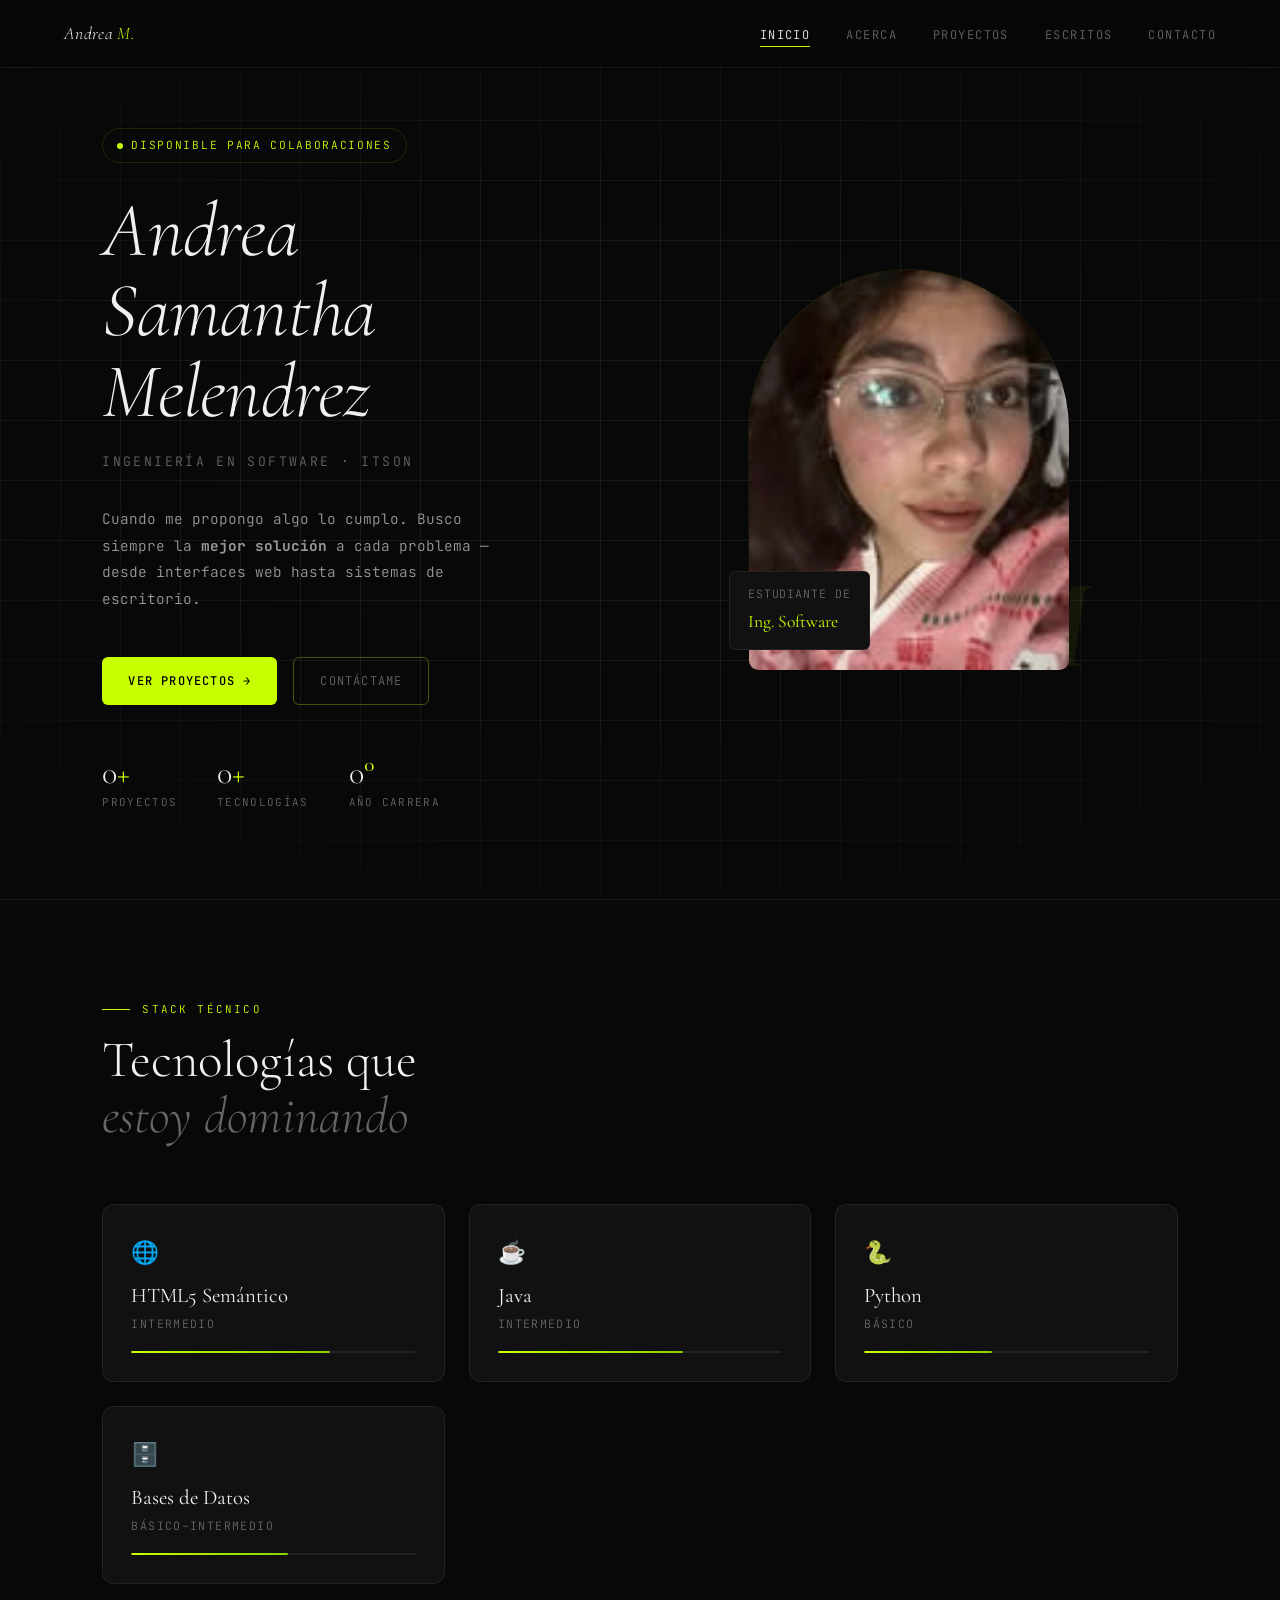
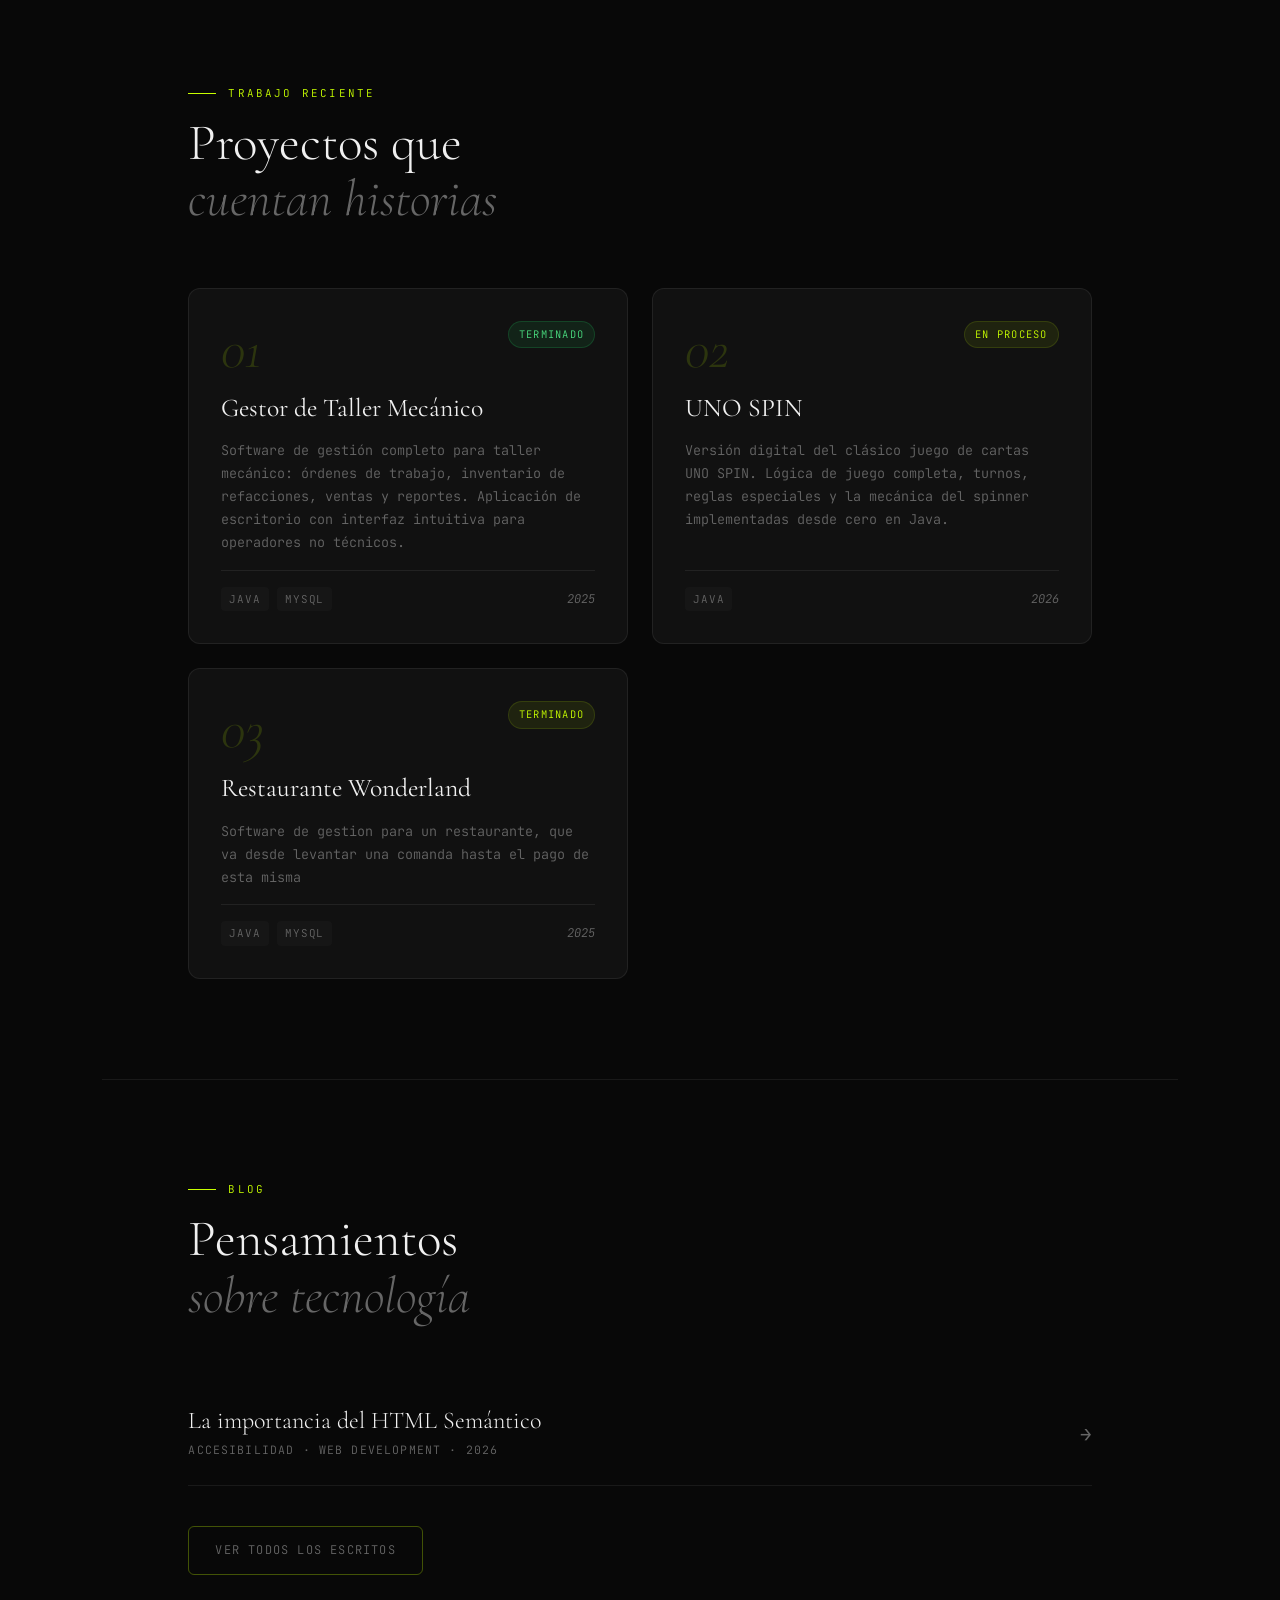
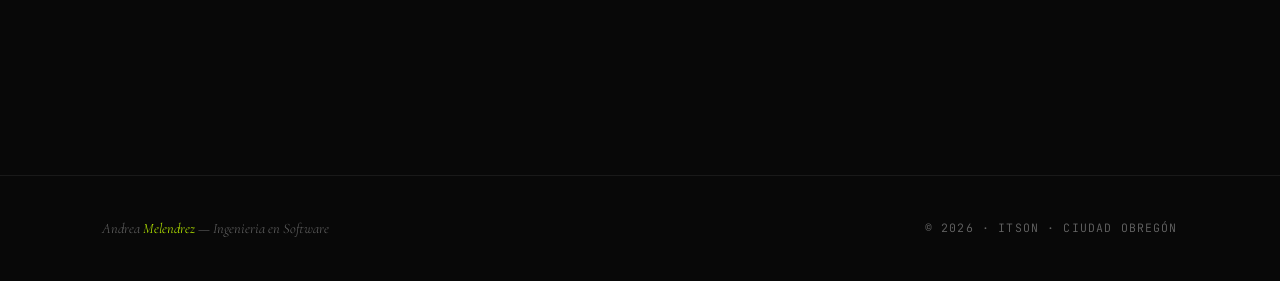
<file: index.html>
<!DOCTYPE html>
<html lang="es">
<head>
  <meta charset="UTF-8">
  <meta name="viewport" content="width=device-width, initial-scale=1.0">
  <title>Andrea Melendrez — Software Engineer</title>
  <meta name="description" content="Portafolio de Andrea Samantha Melendrez Macias, estudiante de Ingeniería en Software.">
  <link rel="stylesheet" href="./styles/styles.css">
</head>
<body>

  <nav class="main-nav" role="navigation" aria-label="Navegación principal">
    <a href="./index.html" class="nav-logo">Andrea <span>M.</span></a>

    <button class="menu-toggle" aria-label="Abrir menú" aria-expanded="false" id="menu-btn">
      <span></span>
      <span></span>
    </button>

    <ul class="nav-links" id="nav-links" role="list">
      <li><a href="#sobre-mi" class="active">Inicio</a></li>
      <li><a href="./about.html">Acerca</a></li>
      <li><a href="./work.html">Proyectos</a></li>
      <li><a href="./writing.html">Escritos</a></li>
      <li><a href="./contact.html">Contacto</a></li>
    </ul>
  </nav>

  <header class="hero" id="sobre-mi">
    <div class="hero-grid" aria-hidden="true"></div>

    <div class="hero-content">
      <p class="hero-badge">Disponible para colaboraciones</p>

      <h1 class="hero-name">
        Andrea<br>Samantha<br>Melendrez
      </h1>

      <p class="hero-title">Ingeniería en Software · ITSON</p>

      <p class="hero-description">
        Cuando me propongo algo lo cumplo. Busco siempre
        la <strong>mejor solución</strong> a cada problema —
        desde interfaces web hasta sistemas de escritorio.
      </p>

      <div class="hero-cta">
        <a href="./work.html" class="btn btn-primary">Ver proyectos →</a>
        <a href="./contact.html" class="btn btn-outline">Contáctame</a>
      </div>

      <div class="hero-stats">
        <div class="stat">
          <span class="stat-number">0<span class="accent">+</span></span>
          <span class="stat-label">Proyectos</span>
        </div>
        <div class="stat">
          <span class="stat-number">0<span class="accent">+</span></span>
          <span class="stat-label">Tecnologías</span>
        </div>
        <div class="stat">
          <span class="stat-number">0<span class="accent">°</span></span>
          <span class="stat-label">Año carrera</span>
        </div>
      </div>
    </div>

    <div class="hero-visual">
      <figure class="hero-photo-wrapper">
        <img
          class="hero-photo"
          src="./img/yo.jpg"
          alt="Foto de Andrea Samantha Melendrez Macias"
          width="320" height="400"
          loading="eager"
        >
        <figcaption class="hero-photo-label">
          <p>Estudiante de</p>
          <strong>Ing. Software</strong>
        </figcaption>
      </figure>
    </div>
  </header>

  <main>

    <section class="section" id="habilidades" aria-labelledby="skills-heading">
      <p class="section-eyebrow">Stack técnico</p>
      <h2 class="section-title" id="skills-heading">
        Tecnologías que<br><em>estoy dominando</em>
      </h2>

      <div class="skills-grid" role="list">

        <article class="skill-card" role="listitem">
          <span class="skill-icon" aria-hidden="true">🌐</span>
          <h3 class="skill-name">HTML5 Semántico</h3>
          <p class="skill-level">Intermedio</p>
          <div class="skill-bar" role="meter" aria-valuenow="70" aria-valuemin="0" aria-valuemax="100" aria-label="Nivel HTML5: 70%">
            <div class="skill-fill" style="width:70%;"></div>
          </div>
        </article>

        <article class="skill-card" role="listitem">
          <span class="skill-icon" aria-hidden="true">☕</span>
          <h3 class="skill-name">Java</h3>
          <p class="skill-level">Intermedio</p>
          <div class="skill-bar" role="meter" aria-valuenow="65" aria-valuemin="0" aria-valuemax="100" aria-label="Nivel Java: 65%">
            <div class="skill-fill" style="width:65%;"></div>
          </div>
        </article>

        <article class="skill-card" role="listitem">
          <span class="skill-icon" aria-hidden="true">🐍</span>
          <h3 class="skill-name">Python</h3>
          <p class="skill-level">Básico</p>
          <div class="skill-bar" role="meter" aria-valuenow="45" aria-valuemin="0" aria-valuemax="100" aria-label="Nivel Python: 45%">
            <div class="skill-fill" style="width:45%;"></div>
          </div>
        </article>

        <article class="skill-card" role="listitem">
          <span class="skill-icon" aria-hidden="true">🗄️</span>
          <h3 class="skill-name">Bases de Datos</h3>
          <p class="skill-level">Básico–Intermedio</p>
          <div class="skill-bar" role="meter" aria-valuenow="55" aria-valuemin="0" aria-valuemax="100" aria-label="Nivel Bases de Datos: 55%">
            <div class="skill-fill" style="width:55%;"></div>
          </div>
        </article>

      </div>

    <section class="section" id="proyectos" aria-labelledby="projects-heading">
      <p class="section-eyebrow">Trabajo reciente</p>
      <h2 class="section-title" id="projects-heading">
        Proyectos que<br><em>cuentan historias</em>
      </h2>

      <div class="projects-grid">

        <article class="project-card" aria-label="Proyecto: Gestor de Taller Mecánico">
          <header class="project-header">
            <span class="project-number" aria-hidden="true">01</span>
            <span class="project-status status-done" role="status">Terminado</span>
          </header>
          <h3 class="project-title">Gestor de Taller Mecánico</h3>
          <p class="project-desc">
            Software de gestión completo para taller mecánico: órdenes de trabajo,
            inventario de refacciones, ventas y reportes. Aplicación de escritorio
            con interfaz intuitiva para operadores no técnicos.
          </p>
          <footer class="project-footer">
            <div class="project-tags" aria-label="Tecnologías usadas">
              <span class="tag">Java</span>
              <span class="tag">MySQL</span>
            </div>
            <time class="project-year" datetime="2025">2025</time>
          </footer>
        </article>

        <article class="project-card" aria-label="Proyecto: UNO SPIN">
          <header class="project-header">
            <span class="project-number" aria-hidden="true">02</span>
            <span class="project-status status-progress" role="status">En proceso</span>
          </header>
          <h3 class="project-title">UNO SPIN</h3>
          <p class="project-desc">
            Versión digital del clásico juego de cartas UNO SPIN.
            Lógica de juego completa, turnos, reglas especiales y
            la mecánica del spinner implementadas desde cero en Java.
          </p>
          <footer class="project-footer">
            <div class="project-tags" aria-label="Tecnologías usadas">
              <span class="tag">Java</span>
            </div>
            <time class="project-year" datetime="2026">2026</time>
          </footer>
        </article>

        <article class="project-card" aria-label="Proyecto: Portafolio Web">
          <header class="project-header">
            <span class="project-number" aria-hidden="true">03</span>
            <span class="project-status status-progress" role="status">Terminado</span>
          </header>
          <h3 class="project-title">Restaurante Wonderland</h3>
          <p class="project-desc">
           Software de gestion para un restaurante, que va desde levantar una comanda  hasta el pago de esta misma
          
          </p>
          <footer class="project-footer">
            <div class="project-tags" aria-label="Tecnologías usadas">
              <span class="tag">JAVA</span>
              <span class="tag">MySQL</span>
            </div>
            <time class="project-year" datetime="2025">2025</time>
          </footer>
        </article>

      </div>
    </section>

    <section class="section" id="escritos" aria-labelledby="writing-heading">
      <p class="section-eyebrow">Blog</p>
      <h2 class="section-title" id="writing-heading">
        Pensamientos<br><em>sobre tecnología</em>
      </h2>

      <ul class="writing-list" role="list">
        <li>
          <a class="writing-item" href="./writing.html" aria-label="Leer: La importancia del HTML Semántico">
            <div>
              <h3 class="writing-title">La importancia del HTML Semántico</h3>
              <p class="writing-meta">Accesibilidad · Web Development · 2026</p>
            </div>
            <span class="writing-arrow" aria-hidden="true">→</span>
          </a>
        </li>
      </ul>

      <div style="margin-top: 40px;">
        <a href="./writing.html" class="btn btn-outline">Ver todos los escritos</a>
      </div>
    </section>

  </main>

  <footer class="main-footer" role="contentinfo">
    <p class="footer-left">
      Andrea <span>Melendrez</span> — Ingenieria en Software
    </p>
    <p class="footer-right">© 2026 · ITSON · Ciudad Obregón</p>
  </footer>
</body>
</html>
</file>
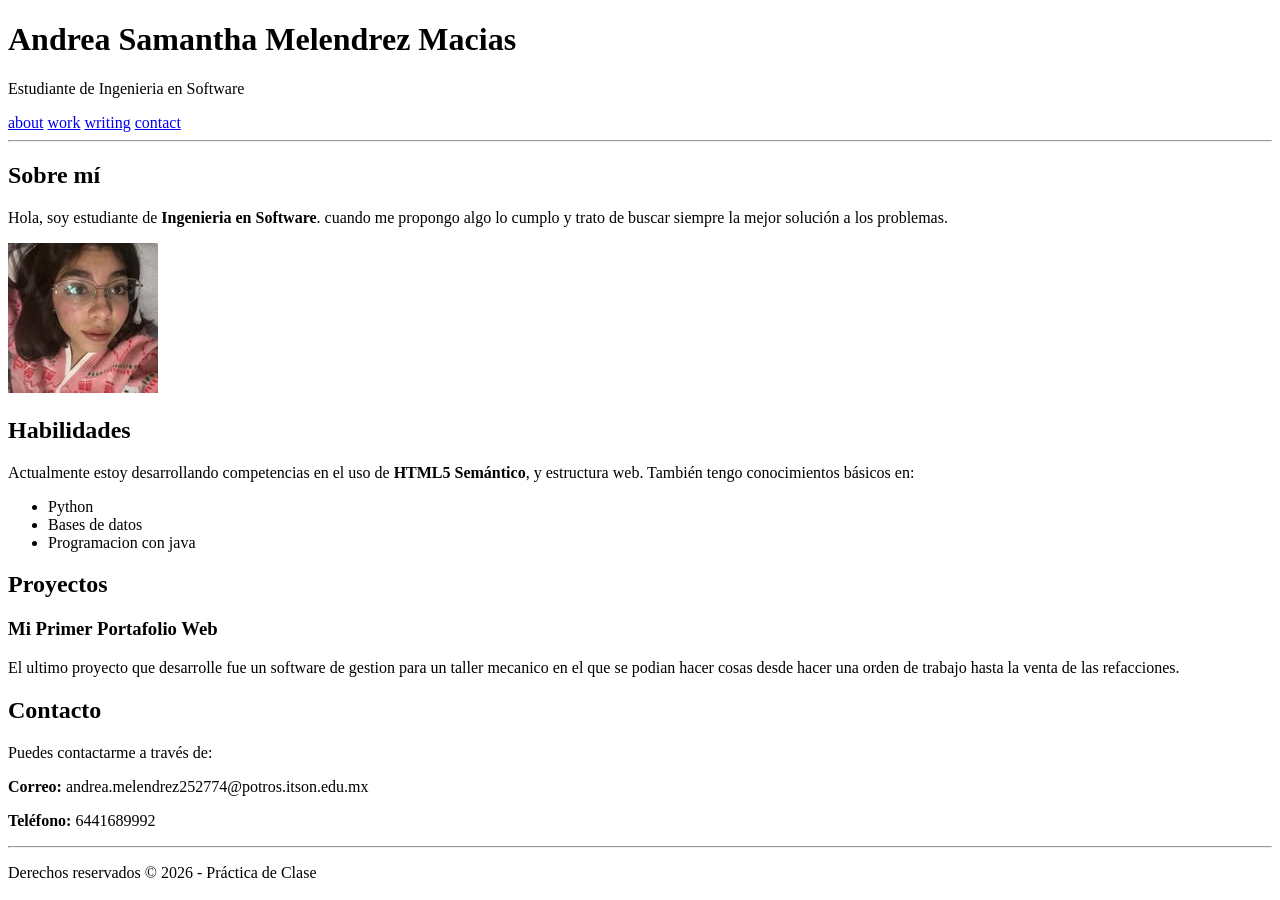
<file: about me/index.html>
<!DOCTYPE html>
<html lang="es">
<head>
    <meta charset="UTF-8">
    <meta name="viewport" content="width=device-width, initial-scale=1.0">
    <title>Portafolio de Estudiante</title>
</head>
<body>

    <header>
        <h1>Andrea Samantha Melendrez Macias</h1>
        <p>Estudiante de Ingenieria en Software</p>
        
        <nav>      
                <a href="about.html">about</a>
                <a href="work.html">work</a>
                <a href="writing.html">writing</a>
                <a href="contact.html">contact</a>          
        </nav>
    </header>

    <hr> <main>
        
        <section id="sobre-mi">
            <h2>Sobre mí</h2>
            <p>
                Hola, soy estudiante de <strong>Ingenieria en Software</strong>. 
                cuando me propongo algo lo cumplo y trato de buscar siempre la mejor solución a los problemas.
            </p>
            <img src="img/yo.jpg" alt="Foto de perfil del estudiante">
        </section>

        <section id="habilidades">
            <h2>Habilidades</h2>
            <p>
                Actualmente estoy desarrollando competencias en el uso de <strong>HTML5 Semántico</strong>, 
                y estructura web. También tengo conocimientos básicos en:
            </p>
            <ul>
                <li>Python</li>
                <li>Bases de datos</li>
                <li>Programacion con java</li>
            </ul>
        </section>

        <section id="proyectos">
            <h2>Proyectos</h2>
            <article>
                <h3>Mi Primer Portafolio Web</h3>
                <p>
                    El ultimo proyecto que desarrolle fue un software de gestion para un taller mecanico en el que se podian hacer cosas desde 
                    hacer una orden de trabajo hasta la venta de las refacciones.
                </p>
            </article>
        </section>

        <section id="contacto">
            <h2>Contacto</h2>
            <p>Puedes contactarme a través de:</p>
            <p><strong>Correo:</strong> andrea.melendrez252774@potros.itson.edu.mx</p>
            <p><strong>Teléfono:</strong> 6441689992</p>
        </section>

    </main>

    <hr>

    <footer>
        <p>Derechos reservados &copy; 2026 - Práctica de Clase</p>
    </footer>

</body>
</html>
</file>
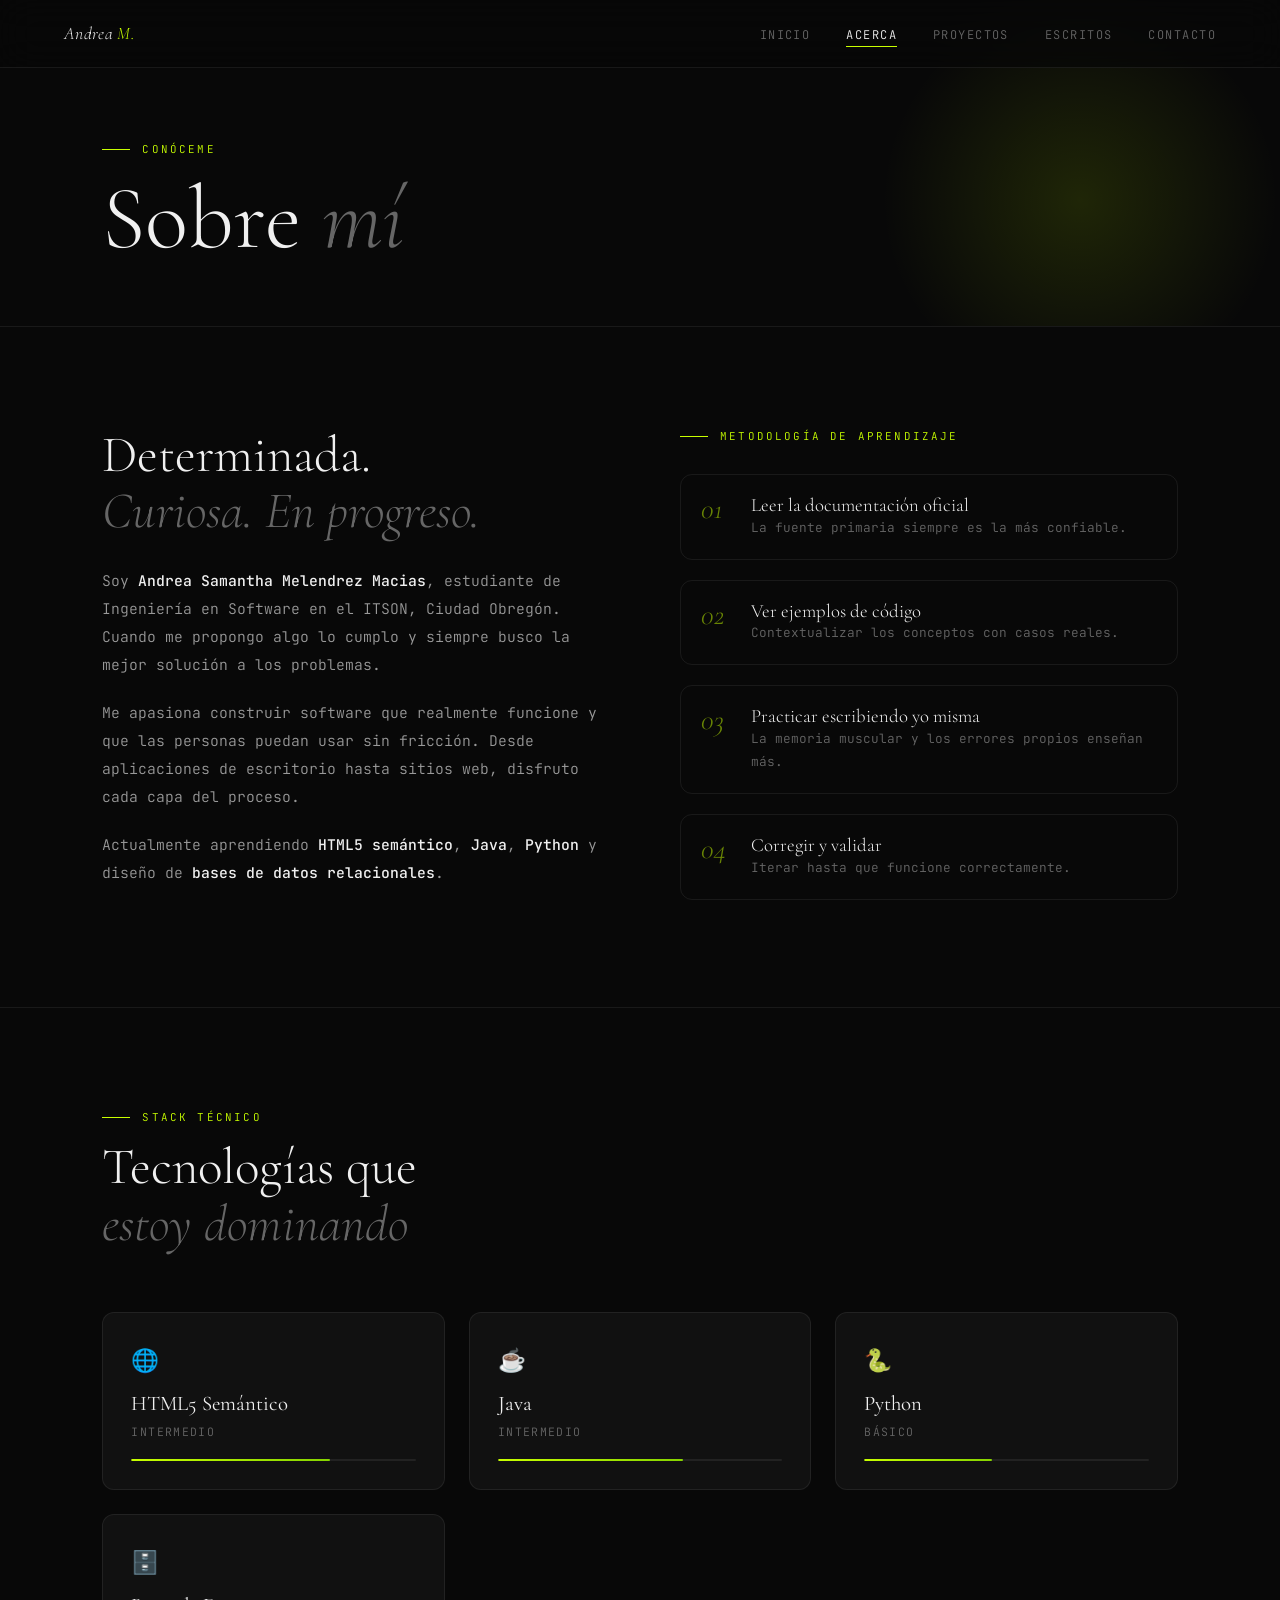
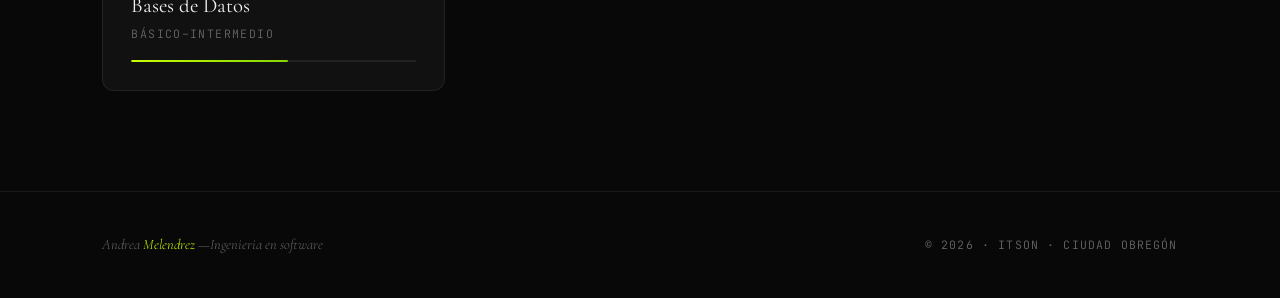
<file: about.html>
<!DOCTYPE html>
<html lang="es">
<head>
  <meta charset="UTF-8">
  <meta name="viewport" content="width=device-width, initial-scale=1.0">
  <title>Acerca — Andrea Melendrez</title>
  <meta name="description" content="Sobre Andrea Samantha Melendrez Macias, estudiante de Ingeniería en Software.">
  <link rel="stylesheet" href="./styles/styles.css">
</head>
<body>
  <nav class="main-nav" role="navigation" aria-label="Navegación principal">
    <a href="./index.html" class="nav-logo">Andrea <span>M.</span></a>
    <button class="menu-toggle" aria-label="Abrir menú" aria-expanded="false" id="menu-btn">
      <span></span><span></span>
    </button>
    <ul class="nav-links" id="nav-links" role="list">
      <li><a href="./index.html">Inicio</a></li>
      <li><a href="./about.html" class="active">Acerca</a></li>
      <li><a href="./work.html">Proyectos</a></li>
      <li><a href="./writing.html">Escritos</a></li>
      <li><a href="./contact.html">Contacto</a></li>
    </ul>
  </nav>

  <main>

    <!-- ══ PAGE HEADER ══ -->
    <header class="page-header">
      <div class="page-header-inner">
        <p class="section-eyebrow">Conóceme</p>
        <h1 class="page-title">
          Sobre <em>mí</em>
        </h1>
      </div>
    </header>

    <!-- ══ ABOUT ══ -->
    <section class="section" aria-labelledby="about-heading">
      <div class="about-grid">

        <div class="about-text">
          <h2 id="about-heading" class="section-title" style="margin-bottom: 28px;">
            Determinada.<br><em>Curiosa. En progreso.</em>
          </h2>
          <p>
            Soy <strong>Andrea Samantha Melendrez Macias</strong>, estudiante de
            Ingeniería en Software en el ITSON, Ciudad Obregón. Cuando me propongo
            algo lo cumplo y siempre busco la mejor solución a los problemas.
          </p>
          <p>
            Me apasiona construir software que realmente funcione y que las personas
            puedan usar sin fricción. Desde aplicaciones de escritorio hasta sitios
            web, disfruto cada capa del proceso.
          </p>
          <p>
            Actualmente aprendiendo <strong>HTML5 semántico</strong>,
            <strong>Java</strong>, <strong>Python</strong> y diseño de
            <strong>bases de datos relacionales</strong>.
          </p>
        </div>

        <div>
          <p class="section-eyebrow" style="margin-bottom: 28px;">Metodología de aprendizaje</p>
          <ol class="about-process" aria-label="Proceso de aprendizaje">

            <li class="process-item">
              <span class="process-number" aria-hidden="true">01</span>
              <div class="process-content">
                <h3>Leer la documentación oficial</h3>
                <p>La fuente primaria siempre es la más confiable.</p>
              </div>
            </li>

            <li class="process-item">
              <span class="process-number" aria-hidden="true">02</span>
              <div class="process-content">
                <h3>Ver ejemplos de código</h3>
                <p>Contextualizar los conceptos con casos reales.</p>
              </div>
            </li>

            <li class="process-item">
              <span class="process-number" aria-hidden="true">03</span>
              <div class="process-content">
                <h3>Practicar escribiendo yo misma</h3>
                <p>La memoria muscular y los errores propios enseñan más.</p>
              </div>
            </li>

            <li class="process-item">
              <span class="process-number" aria-hidden="true">04</span>
              <div class="process-content">
                <h3>Corregir y validar</h3>
                <p>Iterar hasta que funcione correctamente.</p>
              </div>
            </li>

          </ol>
        </div>

      </div>
    </section>

    <!-- ══ SKILLS ══ -->
    <section class="section" aria-labelledby="skills-heading">
      <p class="section-eyebrow">Stack técnico</p>
      <h2 class="section-title" id="skills-heading">
        Tecnologías que<br><em>estoy dominando</em>
      </h2>
      <div class="skills-grid" role="list">
        <article class="skill-card" role="listitem">
          <span class="skill-icon" aria-hidden="true">🌐</span>
          <h3 class="skill-name">HTML5 Semántico</h3>
          <p class="skill-level">Intermedio</p>
          <div class="skill-bar" role="meter" aria-valuenow="70" aria-valuemin="0" aria-valuemax="100" aria-label="Nivel HTML5: 70%">
            <div class="skill-fill" style="width:70%;"></div>
          </div>
        </article>
        <article class="skill-card" role="listitem">
          <span class="skill-icon" aria-hidden="true">☕</span>
          <h3 class="skill-name">Java</h3>
          <p class="skill-level">Intermedio</p>
          <div class="skill-bar" role="meter" aria-valuenow="65" aria-valuemin="0" aria-valuemax="100" aria-label="Nivel Java: 65%">
            <div class="skill-fill" style="width:65%;"></div>
          </div>
        </article>
        <article class="skill-card" role="listitem">
          <span class="skill-icon" aria-hidden="true">🐍</span>
          <h3 class="skill-name">Python</h3>
          <p class="skill-level">Básico</p>
          <div class="skill-bar" role="meter" aria-valuenow="45" aria-valuemin="0" aria-valuemax="100" aria-label="Nivel Python: 45%">
            <div class="skill-fill" style="width:45%;"></div>
          </div>
        </article>
        <article class="skill-card" role="listitem">
          <span class="skill-icon" aria-hidden="true">🗄️</span>
          <h3 class="skill-name">Bases de Datos</h3>
          <p class="skill-level">Básico–Intermedio</p>
          <div class="skill-bar" role="meter" aria-valuenow="55" aria-valuemin="0" aria-valuemax="100" aria-label="Nivel BD: 55%">
            <div class="skill-fill" style="width:55%;"></div>
          </div>
        </article>
      </div>
    </section>

  </main>

  <footer class="main-footer" role="contentinfo">
    <p class="footer-left">Andrea <span>Melendrez</span> —Ingenieria en software</p>
    <p class="footer-right">© 2026 · ITSON · Ciudad Obregón</p>
  </footer>
</body>
</html>
</file>
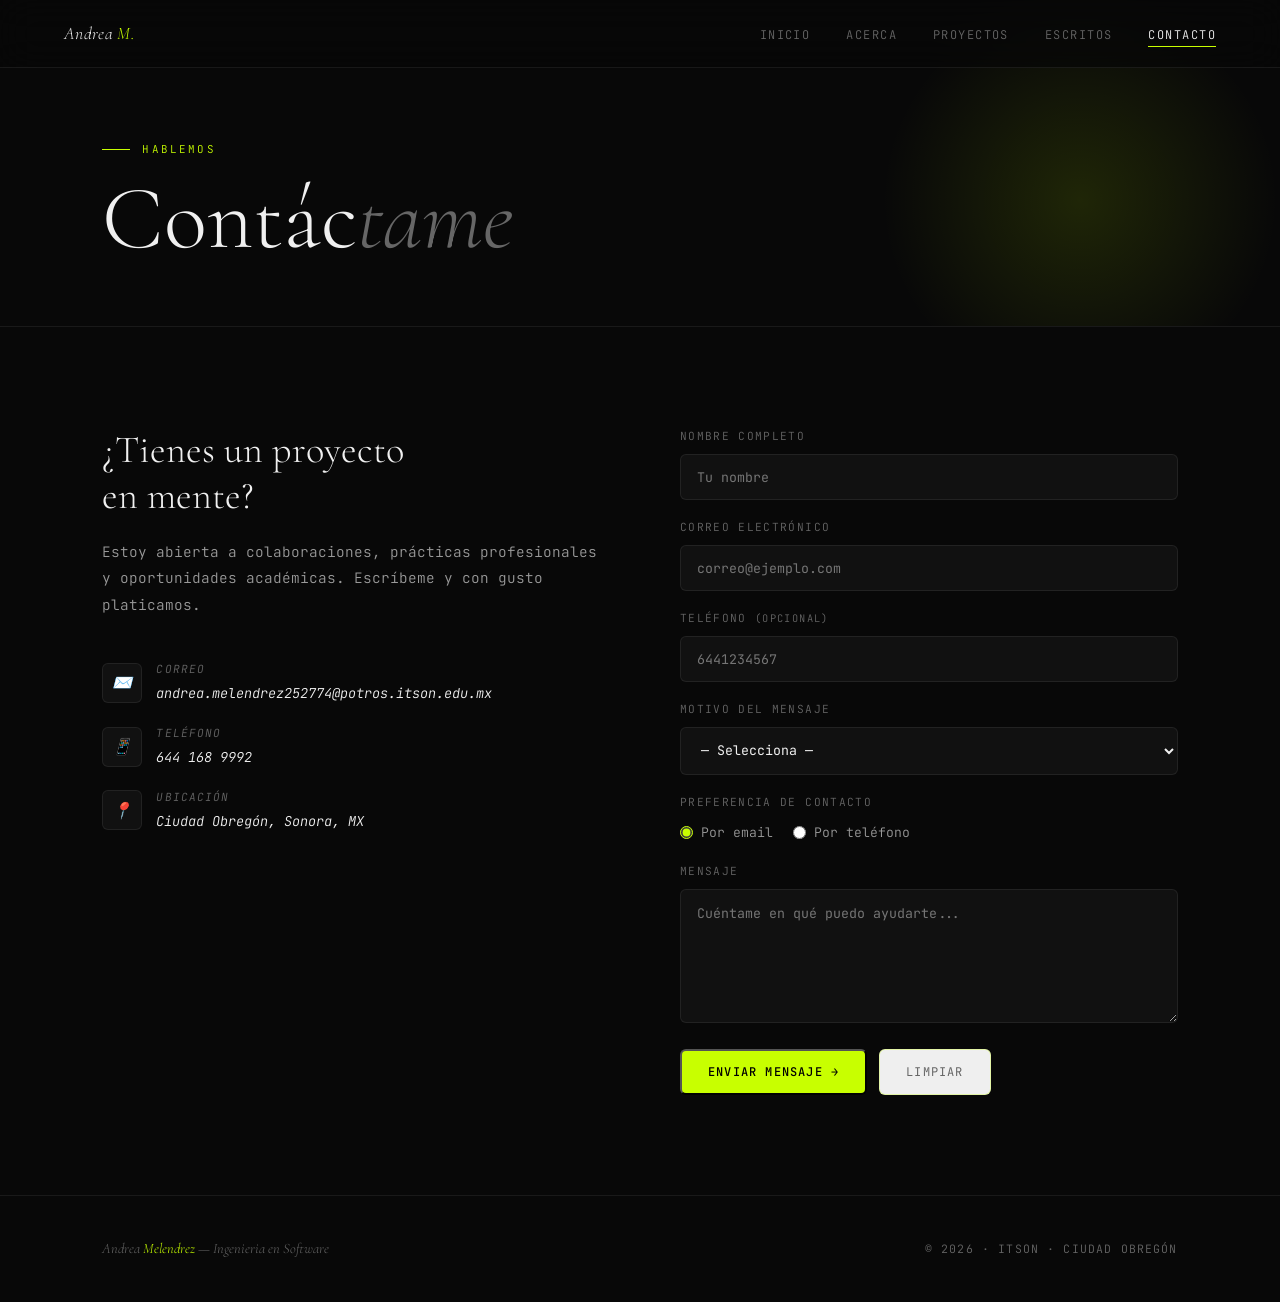
<file: contact.html>
<!DOCTYPE html>
<html lang="es">
<head>
  <meta charset="UTF-8">
  <meta name="viewport" content="width=device-width, initial-scale=1.0">
  <title>Contacto — Andrea Melendrez</title>
  <meta name="description" content="Contacta a Andrea Samantha Melendrez Macias, estudiante de Ingeniería en Software.">
  <link rel="stylesheet" href="./styles/styles.css">
</head>
<body>
  <nav class="main-nav" role="navigation" aria-label="Navegación principal">
    <a href="./index.html" class="nav-logo">Andrea <span>M.</span></a>
    <button class="menu-toggle" aria-label="Abrir menú" aria-expanded="false" id="menu-btn">
      <span></span><span></span>
    </button>
    <ul class="nav-links" id="nav-links" role="list">
      <li><a href="./index.html">Inicio</a></li>
      <li><a href="./about.html">Acerca</a></li>
      <li><a href="./work.html">Proyectos</a></li>
      <li><a href="./writing.html">Escritos</a></li>
      <li><a href="./contact.html" class="active">Contacto</a></li>
    </ul>
  </nav>

  <main>

    <header class="page-header">
      <div class="page-header-inner">
        <p class="section-eyebrow">Hablemos</p>
        <h1 class="page-title">
          Contác<em>tame</em>
        </h1>
      </div>
    </header>

    <section class="section" aria-labelledby="contact-heading">
      <h2 class="visually-hidden" id="contact-heading">Formulario de contacto</h2>

      <div class="contact-grid">

        <!-- Info de contacto -->
        <div class="contact-info">
          <h3>¿Tienes un proyecto<br>en mente?</h3>
          <p>
            Estoy abierta a colaboraciones, prácticas profesionales
            y oportunidades académicas. Escríbeme y con gusto platicamos.
          </p>

          <address class="contact-details">
            <div class="contact-item">
              <span class="contact-item-icon" aria-hidden="true">✉️</span>
              <div class="contact-item-text">
                <p>Correo</p>
                <a href="mailto:andrea.melendrez252774@potros.itson.edu.mx">
                  andrea.melendrez252774@potros.itson.edu.mx
                </a>
              </div>
            </div>
            <div class="contact-item">
              <span class="contact-item-icon" aria-hidden="true">📱</span>
              <div class="contact-item-text">
                <p>Teléfono</p>
                <a href="tel:+526441689992">644 168 9992</a>
              </div>
            </div>
            <div class="contact-item">
              <span class="contact-item-icon" aria-hidden="true">📍</span>
              <div class="contact-item-text">
                <p>Ubicación</p>
                <span>Ciudad Obregón, Sonora, MX</span>
              </div>
            </div>
          </address>
        </div>

        <!-- Formulario -->
        <div>
          <form
            class="contact-form"
            name="form_contacto"
            method="post"
            action="#"
            novalidate
            aria-label="Formulario de contacto"
          >

            <div class="form-group">
              <label for="nombre">Nombre completo</label>
              <input
                type="text"
                id="nombre"
                name="nombre"
                required
                minlength="3"
                maxlength="100"
                placeholder="Tu nombre"
                autocomplete="name"
              >
            </div>

            <div class="form-group">
              <label for="correo">Correo electrónico</label>
              <input
                type="email"
                id="correo"
                name="correo"
                required
                minlength="5"
                maxlength="100"
                placeholder="correo@ejemplo.com"
                autocomplete="email"
              >
            </div>

            <div class="form-group">
              <label for="telefono">Teléfono <span style="color:var(--text-muted); font-size:0.65rem;">(opcional)</span></label>
              <input
                type="tel"
                id="telefono"
                name="telefono"
                pattern="[0-9]{10}"
                placeholder="6441234567"
                autocomplete="tel"
              >
            </div>

            <div class="form-group">
              <label for="motivo">Motivo del mensaje</label>
              <select id="motivo" name="motivo" required>
                <option value="">— Selecciona —</option>               
                <option value="contratacion">Contratación / prácticas</option>
                <option value="colaboracion">Colaboración en proyecto</option>
              </select>
            </div>

            <fieldset class="form-group" style="border:none; padding:0;">
              <legend style="font-size:0.7rem; letter-spacing:0.12em; text-transform:uppercase; color:var(--text-muted); margin-bottom:10px;">
                Preferencia de contacto
              </legend>
              <div class="radio-group">
                <label>
                  <input type="radio" name="preferencia" value="email" checked>
                  Por email
                </label>
                <label>
                  <input type="radio" name="preferencia" value="telefono">
                  Por teléfono
                </label>
              </div>
            </fieldset>

            <div class="form-group">
              <label for="mensaje">Mensaje</label>
              <textarea
                id="mensaje"
                name="mensaje"
                rows="5"
                placeholder="Cuéntame en qué puedo ayudarte..."
                maxlength="2000"
              ></textarea>
            </div>

            <div class="form-actions">
              <button type="submit" class="btn btn-primary">Enviar mensaje →</button>
              <button type="reset" class="btn btn-outline">Limpiar</button>
            </div>

          </form>
        </div>

      </div>
    </section>

  </main>

  <footer class="main-footer" role="contentinfo">
    <p class="footer-left">Andrea <span>Melendrez</span> — Ingenieria en Software</p>
    <p class="footer-right">© 2026 · ITSON · Ciudad Obregón</p>
  </footer>
</body>
</html>
</file>
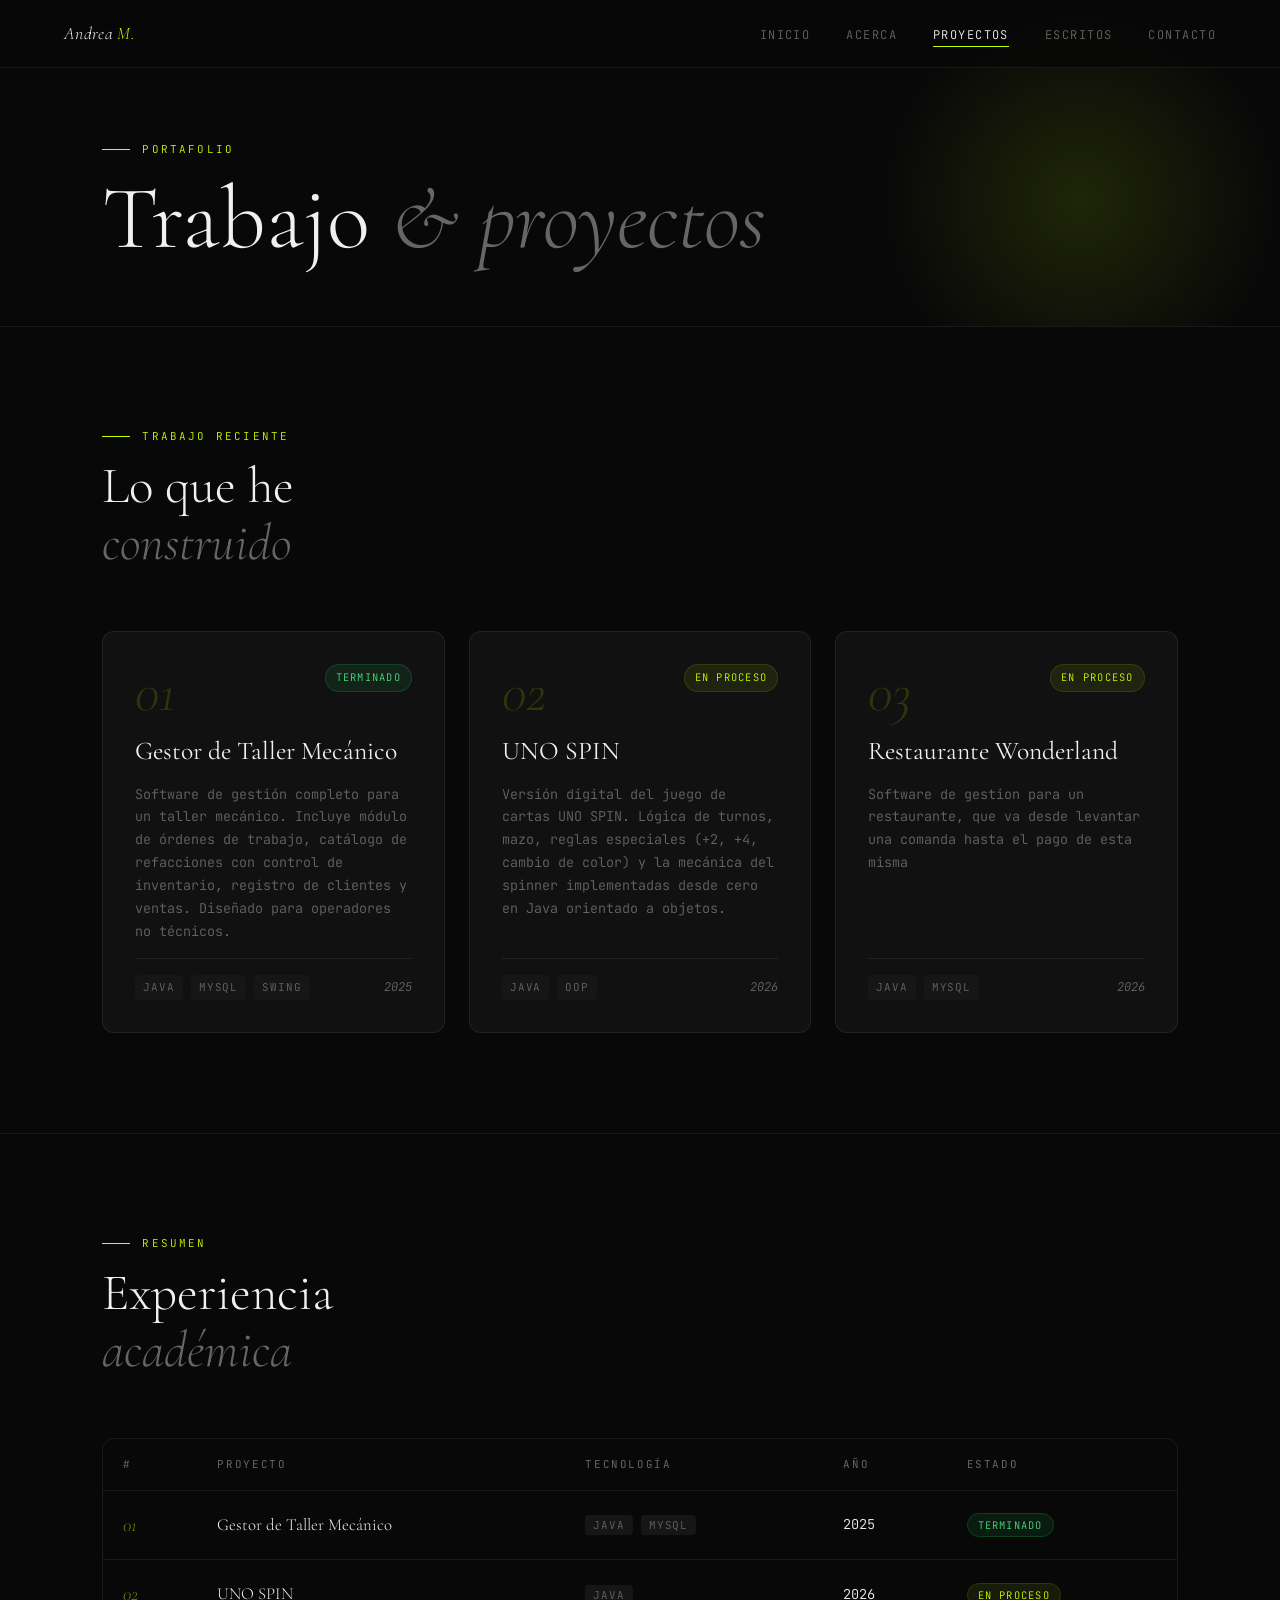
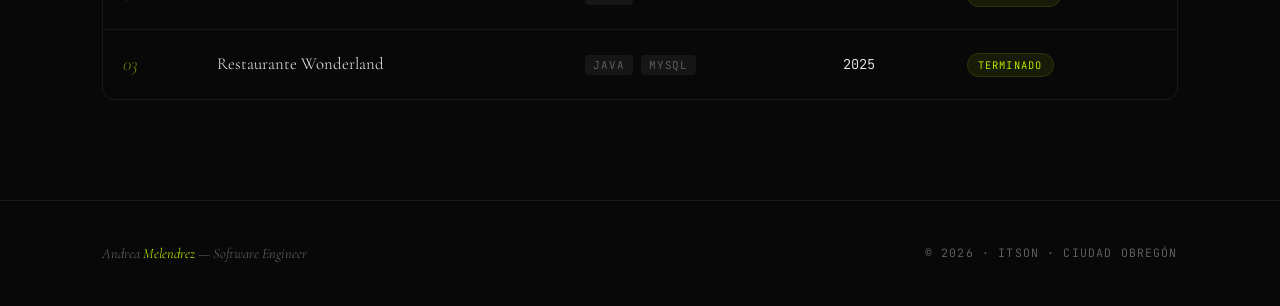
<file: work.html>
<!DOCTYPE html>
<html lang="es">
<head>
  <meta charset="UTF-8">
  <meta name="viewport" content="width=device-width, initial-scale=1.0">
  <title>Proyectos — Andrea Melendrez</title>
  <meta name="description" content="Proyectos académicos y personales de Andrea Samantha Melendrez Macias.">
  <link rel="stylesheet" href="./styles/styles.css">
</head>
<body>
  <nav class="main-nav" role="navigation" aria-label="Navegación principal">
    <a href="./index.html" class="nav-logo">Andrea <span>M.</span></a>
    <button class="menu-toggle" aria-label="Abrir menú" aria-expanded="false" id="menu-btn">
      <span></span><span></span>
    </button>
    <ul class="nav-links" id="nav-links" role="list">
      <li><a href="./index.html">Inicio</a></li>
      <li><a href="./about.html">Acerca</a></li>
      <li><a href="./work.html" class="active">Proyectos</a></li>
      <li><a href="./writing.html">Escritos</a></li>
      <li><a href="./contact.html">Contacto</a></li>
    </ul>
  </nav>

  <main>

    <header class="page-header">
      <div class="page-header-inner">
        <p class="section-eyebrow">Portafolio</p>
        <h1 class="page-title">
          Trabajo <em>& proyectos</em>
        </h1>
      </div>
    </header>

    <section class="section" aria-labelledby="work-heading">
      <p class="section-eyebrow">Trabajo reciente</p>
      <h2 class="section-title" id="work-heading">
        Lo que he<br><em>construido</em>
      </h2>

      <div class="projects-grid">

        <article class="project-card" aria-label="Proyecto: Gestor de Taller Mecánico">
          <header class="project-header">
            <span class="project-number" aria-hidden="true">01</span>
            <span class="project-status status-done" role="status">Terminado</span>
          </header>
          <h3 class="project-title">Gestor de Taller Mecánico</h3>
          <p class="project-desc">
            Software de gestión completo para un taller mecánico. Incluye módulo de
            órdenes de trabajo, catálogo de refacciones con control de inventario,
            registro de clientes y ventas. Diseñado para operadores no técnicos.
          </p>
          <footer class="project-footer">
            <div class="project-tags" aria-label="Tecnologías">
              <span class="tag">Java</span>
              <span class="tag">MySQL</span>
              <span class="tag">Swing</span>
            </div>
            <time class="project-year" datetime="2025">2025</time>
          </footer>
        </article>

        <article class="project-card" aria-label="Proyecto: UNO SPIN">
          <header class="project-header">
            <span class="project-number" aria-hidden="true">02</span>
            <span class="project-status status-progress" role="status">En proceso</span>
          </header>
          <h3 class="project-title">UNO SPIN</h3>
          <p class="project-desc">
            Versión digital del juego de cartas UNO SPIN. Lógica de turnos, mazo,
            reglas especiales (+2, +4, cambio de color) y la mecánica del spinner
            implementadas desde cero en Java orientado a objetos.
          </p>
          <footer class="project-footer">
            <div class="project-tags" aria-label="Tecnologías">
              <span class="tag">Java</span>
              <span class="tag">OOP</span>
            </div>
            <time class="project-year" datetime="2026">2026</time>
          </footer>
        </article>

        <article class="project-card" aria-label="Proyecto: Portafolio Web">
          <header class="project-header">
            <span class="project-number" aria-hidden="true">03</span>
            <span class="project-status status-progress" role="status">En proceso</span>
          </header>
          <h3 class="project-title">Restaurante Wonderland</h3>
          <p class="project-desc">
            Software de gestion para un restaurante, que va desde levantar una comanda  hasta el pago de esta misma
          </p>
          <footer class="project-footer">
            <div class="project-tags" aria-label="Tecnologías">
              <span class="tag">JAVA</span>
              <span class="tag">MySQL</span>
              
            </div>
            <time class="project-year" datetime="2026">2026</time>
          </footer>
        </article>

      </div>
    </section>

    <section class="section" aria-labelledby="table-heading">
      <p class="section-eyebrow">Resumen</p>
      <h2 class="section-title" id="table-heading">
        Experiencia<br><em>académica</em>
      </h2>

      <div class="table-wrapper">
        <table class="experience-table" aria-label="Tabla de proyectos académicos">
          <thead>
            <tr>
              <th scope="col">#</th>
              <th scope="col">Proyecto</th>
              <th scope="col">Tecnología</th>
              <th scope="col">Año</th>
              <th scope="col">Estado</th>
            </tr>
          </thead>
          <tbody>
            <tr>
              <td class="table-num">01</td>
              <td class="table-name">Gestor de Taller Mecánico</td>
              <td><span class="tag">Java</span> <span class="tag">MySQL</span></td>
              <td><time datetime="2025">2025</time></td>
              <td><span class="project-status status-done">Terminado</span></td>
            </tr>
            <tr>
              <td class="table-num">02</td>
              <td class="table-name">UNO SPIN</td>
              <td><span class="tag">Java</span></td>
              <td><time datetime="2026">2026</time></td>
              <td><span class="project-status status-progress">En proceso</span></td>
            </tr>
            <tr>
              <td class="table-num">03</td>
              <td class="table-name">Restaurante Wonderland</td>
              <td><span class="tag">JAVA</span> <span class="tag">MySQL</span></td>
              <td><time datetime="2025">2025</time></td>
              <td><span class="project-status status-progress">Terminado</span></td>
            </tr>
          </tbody>
        </table>
      </div>
    </section>

  </main>

  <footer class="main-footer" role="contentinfo">
    <p class="footer-left">Andrea <span>Melendrez</span> — Software Engineer</p>
    <p class="footer-right">© 2026 · ITSON · Ciudad Obregón</p>
  </footer>
</body>
</html>
</file>
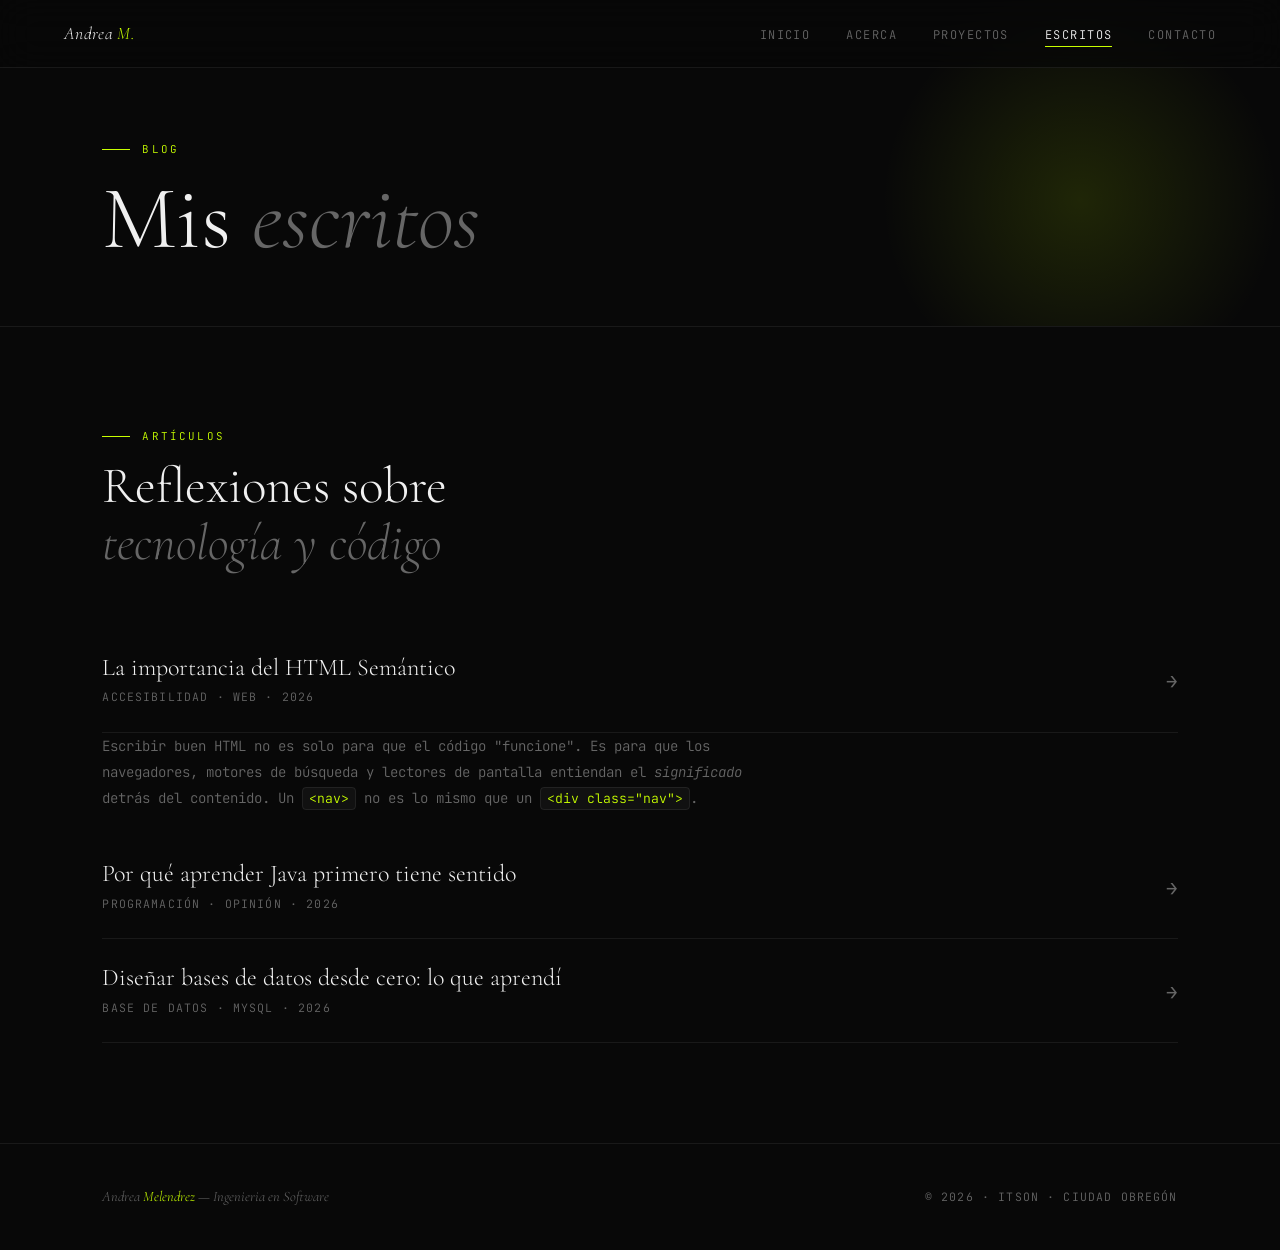
<file: writing.html>
<!DOCTYPE html>
<html lang="es">
<head>
  <meta charset="UTF-8">
  <meta name="viewport" content="width=device-width, initial-scale=1.0">
  <title>Escritos — Andrea Melendrez</title>
  <meta name="description" content="Artículos y reflexiones sobre desarrollo de software por Andrea Melendrez.">
  <link rel="stylesheet" href="./styles/styles.css">
</head>
<body>
  <nav class="main-nav" role="navigation" aria-label="Navegación principal">
    <a href="./index.html" class="nav-logo">Andrea <span>M.</span></a>
    <button class="menu-toggle" aria-label="Abrir menú" aria-expanded="false" id="menu-btn">
      <span></span><span></span>
    </button>
    <ul class="nav-links" id="nav-links" role="list">
      <li><a href="./index.html">Inicio</a></li>
      <li><a href="./about.html">Acerca</a></li>
      <li><a href="./work.html">Proyectos</a></li>
      <li><a href="./writing.html" class="active">Escritos</a></li>
      <li><a href="./contact.html">Contacto</a></li>
    </ul>
  </nav>

  <main>

    <header class="page-header">
      <div class="page-header-inner">
        <p class="section-eyebrow">Blog</p>
        <h1 class="page-title">
          Mis <em>escritos</em>
        </h1>
      </div>
    </header>

    <section class="section" aria-labelledby="writing-heading">
      <p class="section-eyebrow">Artículos</p>
      <h2 class="section-title" id="writing-heading">
        Reflexiones sobre<br><em>tecnología y código</em>
      </h2>

      <ul class="writing-list" role="list">

        <li>
          <article>
            <a class="writing-item" href="#" aria-label="Leer artículo: La importancia del HTML Semántico">
              <div>
                <h3 class="writing-title">La importancia del HTML Semántico</h3>
                <p class="writing-meta">Accesibilidad · Web · <time datetime="2026">2026</time></p>
              </div>
              <span class="writing-arrow" aria-hidden="true">→</span>
            </a>
            <div class="writing-excerpt">
              <p>
                Escribir buen HTML no es solo para que el código "funcione".
                Es para que los navegadores, motores de búsqueda y lectores
                de pantalla entiendan el <em>significado</em> detrás del contenido.
                Un <code>&lt;nav&gt;</code> no es lo mismo que un
                <code>&lt;div class="nav"&gt;</code>.
              </p>
            </div>
          </article>
        </li>

        <li>
          <article>
            <a class="writing-item" href="#" aria-label="Leer artículo: Por qué aprender Java primero">
              <div>
                <h3 class="writing-title">Por qué aprender Java primero tiene sentido</h3>
                <p class="writing-meta">Programación · Opinión · <time datetime="2026">2026</time></p>
              </div>
              <span class="writing-arrow" aria-hidden="true">→</span>
            </a>
          </article>
        </li>

        <li>
          <article>
            <a class="writing-item" href="#" aria-label="Leer artículo: Diseñar bases de datos desde cero">
              <div>
                <h3 class="writing-title">Diseñar bases de datos desde cero: lo que aprendí</h3>
                <p class="writing-meta">Base de Datos · MySQL · <time datetime="2026">2026</time></p>
              </div>
              <span class="writing-arrow" aria-hidden="true">→</span>
            </a>
          </article>
        </li>

      </ul>
    </section>

  </main>

  <footer class="main-footer" role="contentinfo">
    <p class="footer-left">Andrea <span>Melendrez</span> — Ingenieria en Software</p>
    <p class="footer-right">© 2026 · ITSON · Ciudad Obregón</p>
  </footer>
</body>
</html>
</file>
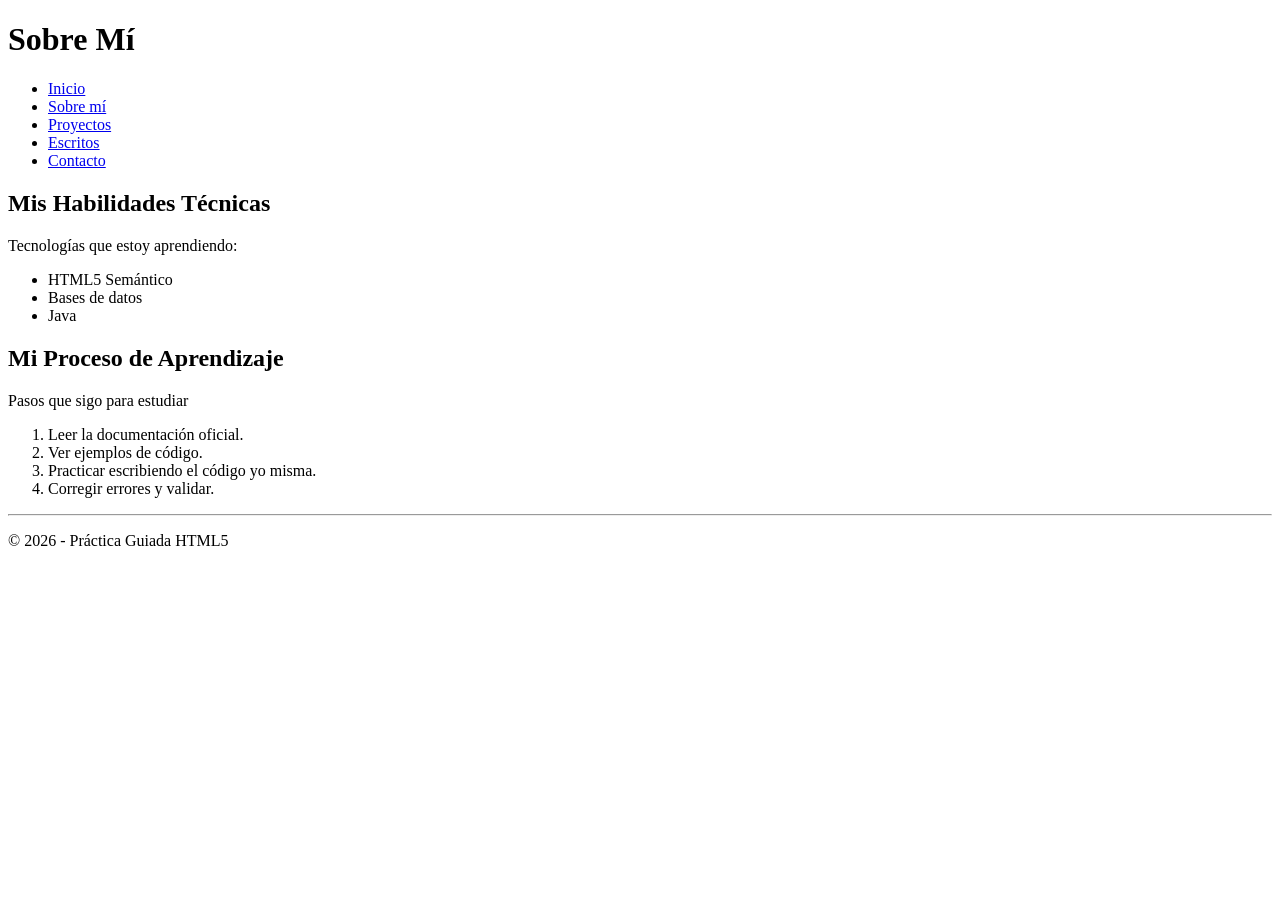
<file: about me/about.html>
<!DOCTYPE html>
<html lang="es">
<head>
    <meta charset="UTF-8">
    <meta name="viewport" content="width=device-width, initial-scale=1.0">
    <title>Sobre Mí</title>
</head>
<body>
    <header>
        <h1>Sobre Mí</h1>
        <nav>
            <ul>
                <li><a href="index.html">Inicio</a></li>
                <li><a href="about.html">Sobre mí</a></li>
                <li><a href="work.html">Proyectos</a></li>
                <li><a href="writing.html">Escritos</a></li>
                <li><a href="contact.html">Contacto</a></li>
            </ul>
        </nav>
    </header>

    <main>
        <section>
            <h2>Mis Habilidades Técnicas</h2>
            <p>Tecnologías que estoy aprendiendo:</p>
            <ul>
                <li>HTML5 Semántico</li>
                <li>Bases de datos</li>
                <li>Java</li>                
            </ul>
        </section>

        <section>
            <h2>Mi Proceso de Aprendizaje</h2>
            <p>Pasos que sigo para estudiar</p>
            <ol>
                <li>Leer la documentación oficial.</li>
                <li>Ver ejemplos de código.</li>
                <li>Practicar escribiendo el código yo misma.</li>
                <li>Corregir errores y validar.</li>
            </ol>
        </section>
    </main>

    <footer>
        <hr>
        <p>&copy; 2026 - Práctica Guiada HTML5</p>
    </footer>
</body>
</html>
</file>
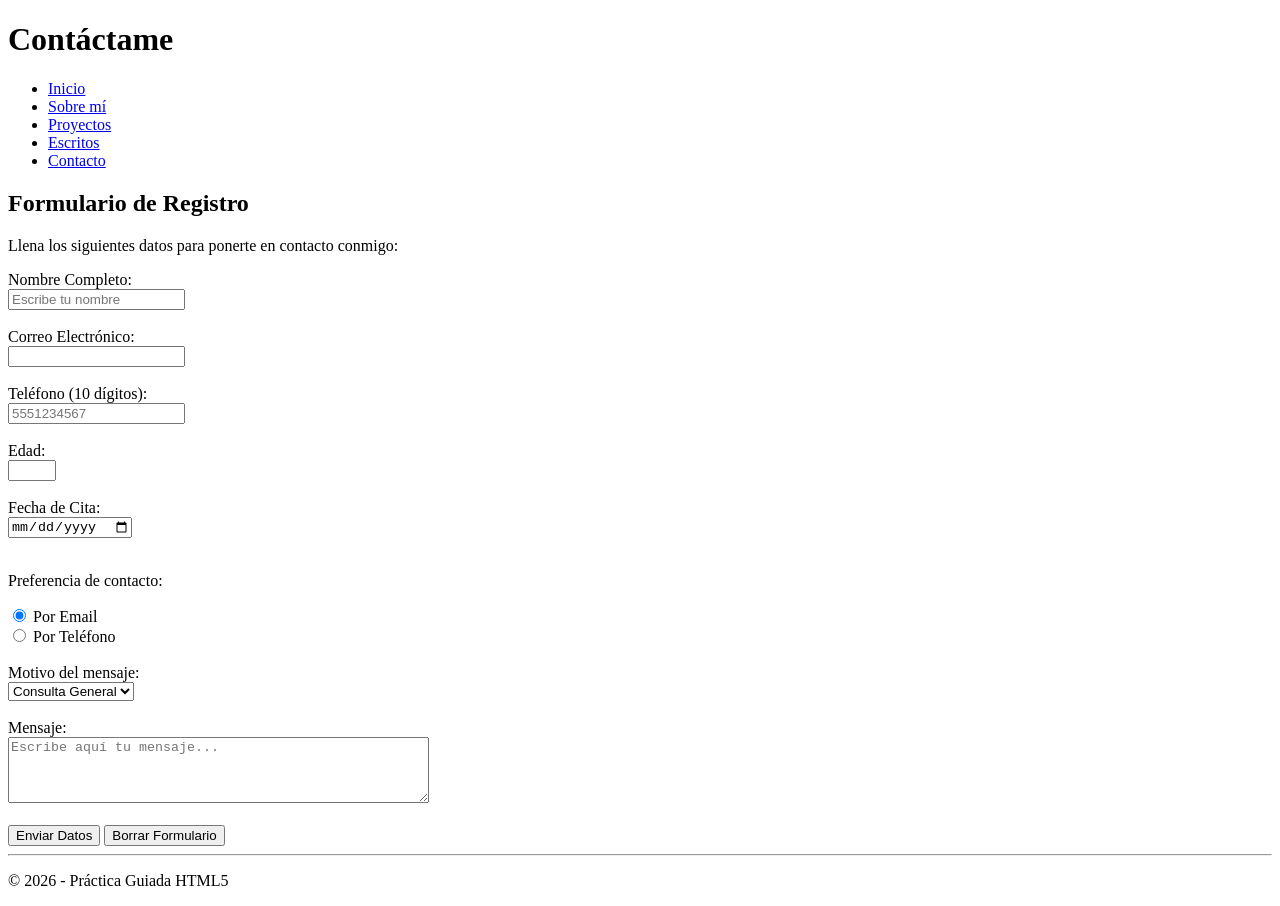
<file: about me/contact.html>
<!DOCTYPE html>
<html lang="es">
<head>
    <meta charset="UTF-8">
    <meta name="viewport" content="width=device-width, initial-scale=1.0">
    <title>Contacto</title>
</head>
<body>
    <header>
        <h1>Contáctame</h1>
        <nav>
            <ul>
                <li><a href="index.html">Inicio</a></li>
                <li><a href="about.html">Sobre mí</a></li>
                <li><a href="work.html">Proyectos</a></li>
                <li><a href="writing.html">Escritos</a></li>
                <li><a href="contact.html">Contacto</a></li>
            </ul>
        </nav>
    </header>

    <main>
        <section>
            <h2>Formulario de Registro</h2>
            <p>Llena los siguientes datos para ponerte en contacto conmigo:</p>

            <form action="#" method="get">
                
                <div>
                    <label for="nombre">Nombre Completo:</label><br>
                    <input type="text" id="nombre" name="nombre" required placeholder="Escribe tu nombre">
                </div>
                <br>

                <div>
                    <label for="correo">Correo Electrónico:</label><br>
                    <input type="email" id="correo" name="correo" required 
                           pattern="[a-z0-9._%+-]+@[a-z0-9.-]+\.[a-z]{2,}$" 
                           title="Ingresa un correo válido (ejemplo@dominio.com)">
                </div>
                <br>

                <div>
                    <label for="telefono">Teléfono (10 dígitos):</label><br>
                    <input type="tel" id="telefono" name="telefono" 
                           pattern="[0-9]{10}" 
                           placeholder="5551234567" required>
                </div>
                <br>

                <div>
                    <label for="edad">Edad:</label><br>
                    <input type="number" id="edad" name="edad" min="18" max="99">
                </div>
                <br>

                <div>
                    <label for="fecha">Fecha de Cita:</label><br>
                    <input type="date" id="fecha" name="fecha">
                </div>
                <br>

                <div>
                    <p>Preferencia de contacto:</p>
                    <input type="radio" id="contact-email" name="preferencia" value="email" checked>
                    <label for="contact-email">Por Email</label><br>
                    
                    <input type="radio" id="contact-tel" name="preferencia" value="telefono">
                    <label for="contact-tel">Por Teléfono</label>
                </div>
                <br>

                <div>
                    <label for="motivo">Motivo del mensaje:</label><br>
                    <select id="motivo" name="motivo">
                        <option value="consulta">Consulta General</option>
                        <option value="contratacion">Contratación</option>
                        <option value="saludo">Solo saludar</option>
                    </select>
                </div>
                <br>

                <div>
                    <label for="mensaje">Mensaje:</label><br>
                    <textarea id="mensaje" name="mensaje" rows="4" cols="50" placeholder="Escribe aquí tu mensaje..."></textarea>
                </div>
                <br>

                <div>
                    <input type="submit" value="Enviar Datos">
                    <input type="reset" value="Borrar Formulario">
                </div>

            </form>
        </section>
    </main>

    <footer>
        <hr>
        <p>&copy; 2026 - Práctica Guiada HTML5</p>
    </footer>
</body>
</html>
</file>
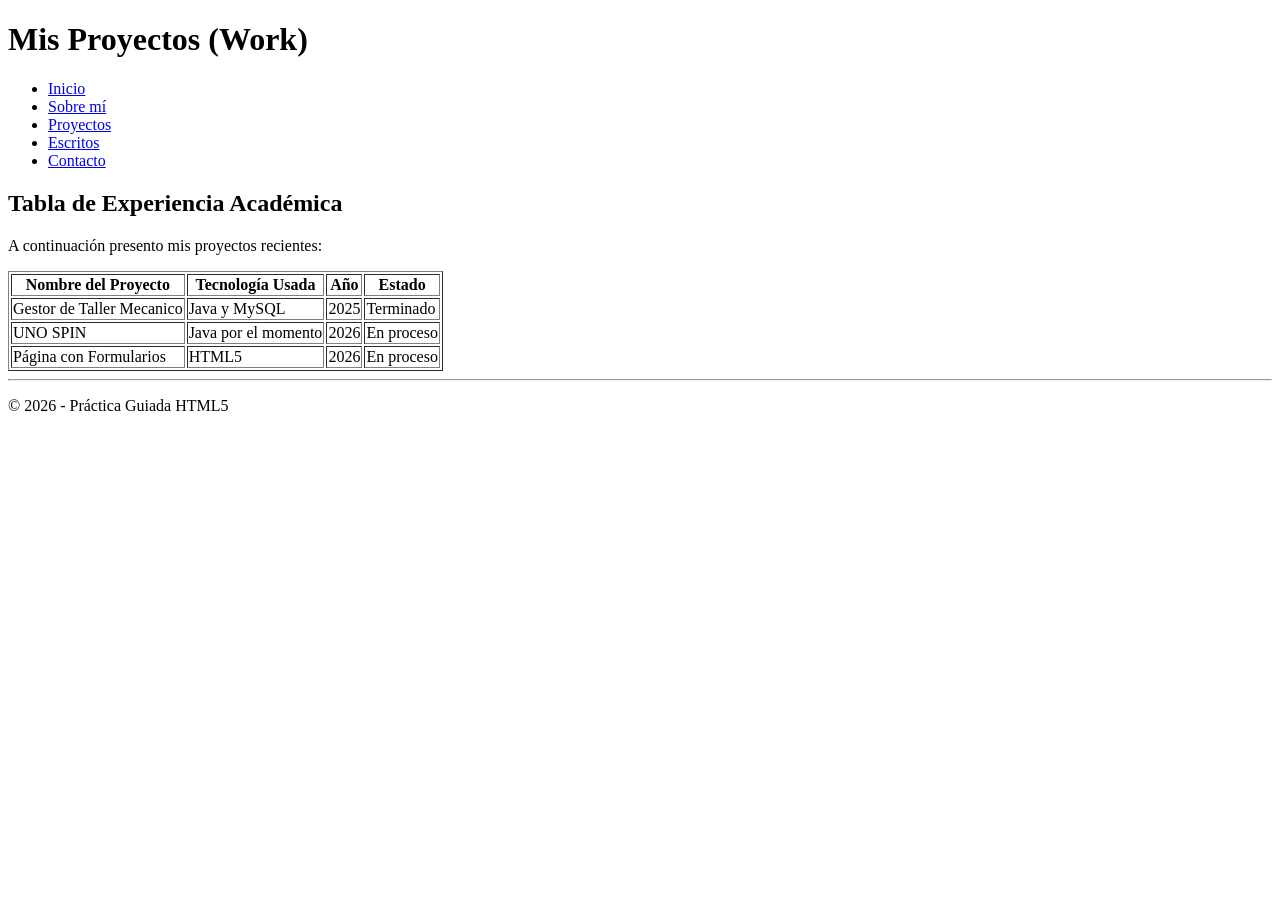
<file: about me/work.html>
<!DOCTYPE html>
<html lang="es">
<head>
    <meta charset="UTF-8">
    <meta name="viewport" content="width=device-width, initial-scale=1.0">
    <title>Mis Proyectos</title>
</head>
<body>
    <header>
        <h1>Mis Proyectos (Work)</h1>
        <nav>
            <ul>
                <li><a href="index.html">Inicio</a></li>
                <li><a href="about.html">Sobre mí</a></li>
                <li><a href="work.html">Proyectos</a></li>
                <li><a href="writing.html">Escritos</a></li>
                <li><a href="contact.html">Contacto</a></li>
            </ul>
        </nav>
    </header>

    <main>
        <section>
            <h2>Tabla de Experiencia Académica</h2>
            <p>A continuación presento mis proyectos recientes:</p>

            <table border="1">
                <thead>
                    <tr>
                        <th>Nombre del Proyecto</th>
                        <th>Tecnología Usada</th>
                        <th>Año</th>
                        <th>Estado</th>
                    </tr>
                </thead>
                <tbody>
                    <tr>
                        <td>Gestor de Taller Mecanico</td>
                        <td>Java y MySQL</td>
                        <td>2025</td>
                        <td>Terminado</td>
                    </tr>
                    <tr>
                        <td>UNO SPIN</td>
                        <td>Java por el momento</td>
                        <td>2026</td>
                        <td>En proceso</td>
                    </tr>
                    <tr>
                        <td>Página con Formularios</td>
                        <td>HTML5</td>
                        <td>2026</td>
                        <td>En proceso</td>
                    </tr>
                </tbody>
            </table>
        </section>
    </main>

    <footer>
        <hr>
        <p>&copy; 2026 - Práctica Guiada HTML5</p>
    </footer>
</body>
</html>
</file>
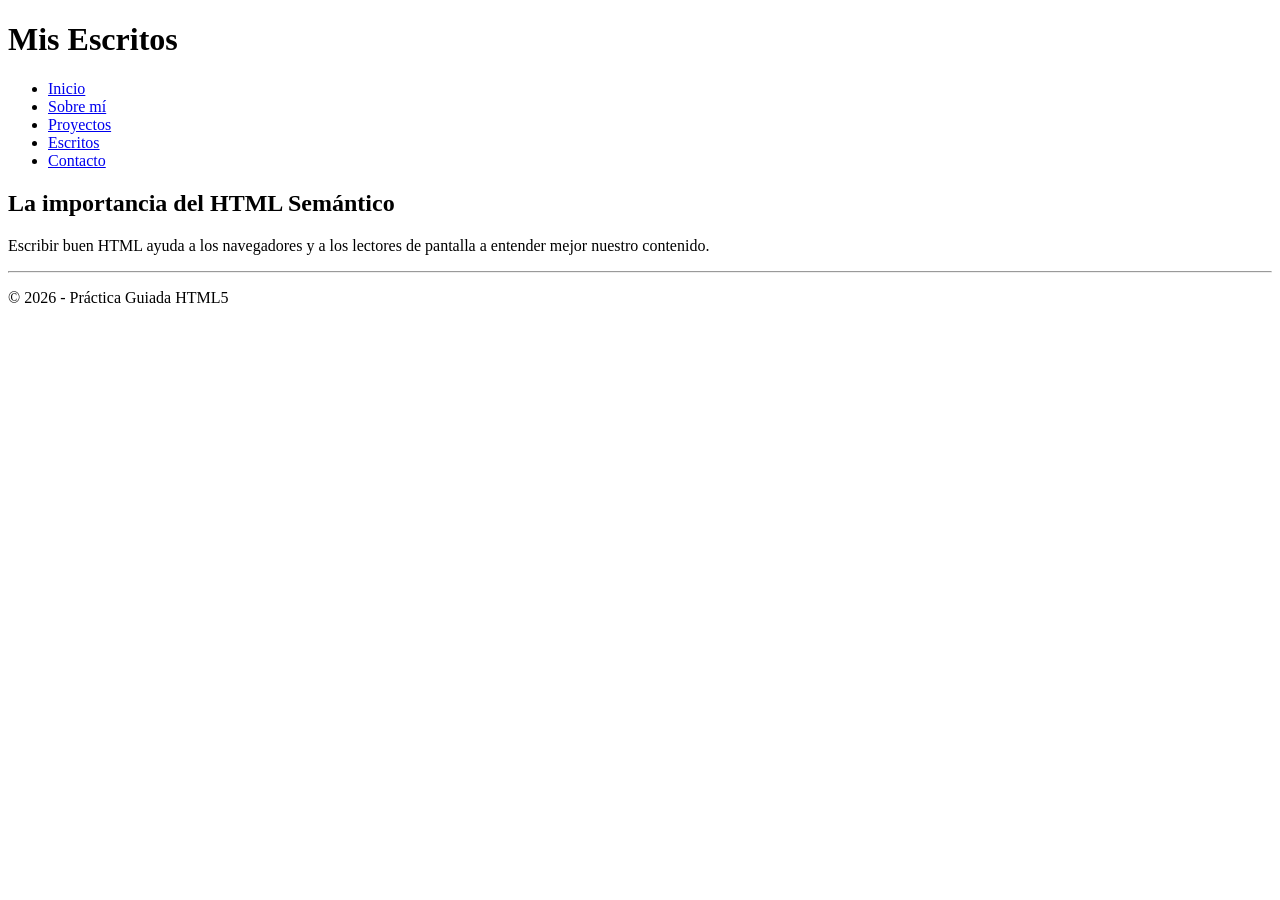
<file: about me/writing.html>
<!DOCTYPE html>
<html lang="es">
<head>
    <meta charset="UTF-8">
    <meta name="viewport" content="width=device-width, initial-scale=1.0">
    <title>Escritos</title>
</head>
<body>
    <header>
        <h1>Mis Escritos</h1>
        <nav>
            <ul>
                <li><a href="index.html">Inicio</a></li>
                <li><a href="about.html">Sobre mí</a></li>
                <li><a href="work.html">Proyectos</a></li>
                <li><a href="writing.html">Escritos</a></li>
                <li><a href="contact.html">Contacto</a></li>
            </ul>
        </nav>
    </header>

    <main>
        <article>
            <h2>La importancia del HTML Semántico</h2>
            <p>Escribir buen HTML ayuda a los navegadores y a los lectores de pantalla a entender mejor nuestro contenido.</p>
        </article>
    </main>

    <footer>
        <hr>
        <p>&copy; 2026 - Práctica Guiada HTML5</p>
    </footer>
</body>
</html>
</file>
<file: styles/styles.css>
@import url('./globals.css');

/* ── Nav ── */
.main-nav {
  position: fixed;
  top: 0; left: 0; right: 0;
  z-index: 100;
  display: flex;
  justify-content: space-between;
  align-items: center;
  padding: 0 5%;
  height: 68px;
  border-bottom: 1px solid var(--border);
  backdrop-filter: blur(18px);
  -webkit-backdrop-filter: blur(18px);
  background: rgba(8,8,8,0.72);
  transition: background var(--transition);
}

.nav-logo {
  font-family: var(--font-display);
  font-size: 1.1rem;
  font-style: italic;
  letter-spacing: 0.02em;
  color: var(--text);
}
.nav-logo span { color: var(--accent); }

.nav-links {
  display: flex;
  gap: 36px;
  align-items: center;
}
.nav-links a {
  font-size: 0.75rem;
  letter-spacing: 0.12em;
  text-transform: uppercase;
  color: var(--text-muted);
  transition: color var(--transition);
  position: relative;
}
.nav-links a::after {
  content: '';
  position: absolute;
  bottom: -4px; left: 0;
  width: 0; height: 1px;
  background: var(--accent);
  transition: width var(--transition);
}
.nav-links a:hover,
.nav-links a.active {
  color: var(--text);
}
.nav-links a:hover::after,
.nav-links a.active::after {
  width: 100%;
}

/* Menu*/
.menu-toggle { display: none; background: none; border: none;  padding: 4px; }
.menu-toggle span {
  display: block;
  width: 22px; height: 1.5px;
  background: var(--text);
  margin: 5px 0;
  transition: var(--transition);
}

/*  Hero  */
.hero {
  min-height: 100vh;
  display: grid;
  grid-template-columns: 1fr 1fr;
  align-items: center;
  padding: 100px 8% 60px;
  position: relative;
  overflow: hidden;
}

.hero::after {
  content: '';
  position: absolute;
  bottom: 0; left: 0; right: 0;
  height: 1px;
  background: var(--border);
}

.hero-grid {
  position: absolute;
  inset: 0;
  background-image:
    linear-gradient(var(--border) 1px, transparent 1px),
    linear-gradient(90deg, var(--border) 1px, transparent 1px);
  background-size: 60px 60px;
  mask-image: radial-gradient(ellipse 80% 60% at 50% 50%, black 40%, transparent 100%);
  pointer-events: none;
}

.hero-content { position: relative; z-index: 1; }

.hero-badge {
  display: inline-flex;
  align-items: center;
  gap: 8px;
  font-size: 0.7rem;
  letter-spacing: 0.15em;
  text-transform: uppercase;
  color: var(--accent);
  margin-bottom: 28px;
  padding: 6px 14px;
  border: 1px solid var(--accent-dim);
  border-radius: 100px;
}
.hero-badge::before {
  content: '';
  width: 6px; height: 6px;
  border-radius: 50%;
  background: var(--accent);
  animation: pulse-dot 2s infinite;
}
@keyframes pulse-dot {
  0%, 100% { opacity: 1; transform: scale(1); }
  50%       { opacity: 0.4; transform: scale(0.7); }
}

.hero-name {
  font-size: clamp(3rem, 6vw, 5.5rem);
  font-weight: 300;
  font-style: italic;
  color: var(--text);
  line-height: 1.05;
  margin-bottom: 18px;
  letter-spacing: -0.01em;
}

.hero-title {
  font-family: var(--font-mono);
  font-size: 0.82rem;
  letter-spacing: 0.18em;
  text-transform: uppercase;
  color: var(--text-muted);
  margin-bottom: 32px;
}

.hero-description {
  font-size: 0.9rem;
  max-width: 420px;
  color: var(--text-dim);
  line-height: 1.85;
  margin-bottom: 44px;
}

.hero-cta {
  display: flex;
  gap: 16px;
  flex-wrap: wrap;
}

.btn {
  display: inline-flex;
  align-items: center;
  gap: 8px;
  font-family: var(--font-mono);
  font-size: 0.75rem;
  letter-spacing: 0.1em;
  text-transform: uppercase;
  padding: 13px 26px;
  border-radius: var(--radius-sm);
  transition: all var(--transition);
  
}
.btn-primary {
  background: var(--accent);
  color: #000;
  font-weight: 500;
}
.btn-primary:hover {
  background: #d9ff26;
  color: #000;
  transform: translateY(-2px);
  box-shadow: 0 12px 32px var(--accent-glow);
}
.btn-outline {
  border: 1px solid var(--border-hover);
  color: var(--text-muted);
}
.btn-outline:hover {
  border-color: var(--accent);
  color: var(--accent);
  transform: translateY(-2px);
}

/* Foto hero */
.hero-visual {
  position: relative;
  z-index: 1;
  display: flex;
  justify-content: center;
  align-items: center;
}

.hero-photo-wrapper {
  position: relative;
  width: 320px;
  height: 400px;
}
.hero-photo-wrapper::before {
  content: '';
  position: absolute;
  inset: -1px;
  border-radius: 200px 200px var(--radius) var(--radius);
  background: linear-gradient(135deg, var(--accent-dim), transparent 60%);
  z-index: 0;
}
.hero-photo-wrapper::after {
  content: 'AM';
  position: absolute;
  bottom: -20px; right: -20px;
  font-family: var(--font-display);
  font-size: 8rem;
  font-style: italic;
  font-weight: 700;
  color: var(--accent);
  opacity: 0.06;
  line-height: 1;
  z-index: 0;
  pointer-events: none;
}

.hero-photo {
  width: 100%;
  height: 100%;
  object-fit: cover;
  object-position: top center;
  border-radius: 200px 200px var(--radius) var(--radius);
  position: relative;
  z-index: 1;
  filter: grayscale(15%) contrast(1.05);
  transition: filter var(--transition);
}
.hero-photo:hover { filter: grayscale(0%) contrast(1); }

.hero-photo-label {
  position: absolute;
  bottom: 20px; left: -20px;
  background: var(--bg-card);
  border: 1px solid var(--border);
  border-radius: var(--radius-sm);
  padding: 12px 18px;
  z-index: 2;
}
.hero-photo-label p {
  font-size: 0.72rem;
  letter-spacing: 0.08em;
  text-transform: uppercase;
  color: var(--text-muted);
  margin: 0;
}
.hero-photo-label strong {
  display: block;
  font-family: var(--font-display);
  font-size: 1.1rem;
  color: var(--accent);
  font-weight: 400;
  margin-top: 2px;
}

.hero-stats {
  display: flex;
  gap: 40px;
  margin-top: 52px;
}
.stat { display: flex; flex-direction: column; gap: 4px; }
.stat-number {
  font-family: var(--font-display);
  font-size: 2rem;
  font-weight: 300;
  color: var(--text);
  line-height: 1;
}
.stat-number .accent { color: var(--accent); }
.stat-label {
  font-size: 0.68rem;
  letter-spacing: 0.12em;
  text-transform: uppercase;
  color: var(--text-muted);
}

.section {
  padding: 100px 8%;
  position: relative;
}
.section + .section { border-top: 1px solid var(--border); }

.section-eyebrow {
  font-family: var(--font-mono);
  font-size: 0.68rem;
  letter-spacing: 0.2em;
  text-transform: uppercase;
  color: var(--accent);
  margin-bottom: 12px;
  display: flex;
  align-items: center;
  gap: 12px;
}
.section-eyebrow::before {
  content: '';
  width: 28px; height: 1px;
  background: var(--accent);
}

.section-title {
  font-size: clamp(2rem, 4vw, 3.5rem);
  font-weight: 300;
  color: var(--text);
  margin-bottom: 60px;
  line-height: 1.1;
}
.section-title em { font-style: italic; color: var(--text-muted); }

.about-grid {
  display: grid;
  grid-template-columns: 1fr 1fr;
  gap: 80px;
  align-items: start;
}

.about-text p {
  font-size: 0.92rem;
  line-height: 1.9;
  color: var(--text-dim);
  margin-bottom: 20px;
}
.about-text p strong {
  color: var(--text);
  font-weight: 500;
}

.about-process {
  counter-reset: steps;
  display: flex;
  flex-direction: column;
  gap: 20px;
}
.process-item {
  counter-increment: steps;
  display: flex;
  gap: 18px;
  align-items: flex-start;
  padding: 20px;
  border: 1px solid var(--border);
  border-radius: var(--radius);
  transition: border-color var(--transition), background var(--transition);
}
.process-item:hover {
  border-color: var(--border-hover);
  background: var(--bg-hover);
}
.process-number {
  font-family: var(--font-display);
  font-size: 1.8rem;
  font-style: italic;
  color: var(--accent);
  opacity: 0.5;
  line-height: 1;
  min-width: 32px;
}
.process-content h4 {
  font-family: var(--font-mono);
  font-size: 0.78rem;
  font-weight: 500;
  letter-spacing: 0.08em;
  color: var(--text);
  margin-bottom: 4px;
}
.process-content p {
  font-size: 0.8rem;
  color: var(--text-muted);
  margin: 0;
}

/* ── Skills section ── */
.skills-grid {
  display: grid;
  grid-template-columns: repeat(auto-fit, minmax(280px, 1fr));
  gap: 24px;
}

.skill-card {
  background: var(--bg-card);
  border: 1px solid var(--border);
  border-radius: var(--radius);
  padding: 28px;
  transition: border-color var(--transition), transform var(--transition);
  position: relative;
  overflow: hidden;
}
.skill-card::before {
  content: '';
  position: absolute;
  top: 0; left: 0; right: 0;
  height: 2px;
  background: linear-gradient(90deg, var(--accent), transparent);
  transform: scaleX(0);
  transform-origin: left;
  transition: transform 0.5s var(--transition);
}
.skill-card:hover {
  border-color: var(--border-hover);
  transform: translateY(-4px);
}
.skill-card:hover::before { transform: scaleX(1); }

.skill-icon {
  font-size: 1.4rem;
  margin-bottom: 14px;
  display: block;
}
.skill-name {
  font-family: var(--font-display);
  font-size: 1.3rem;
  font-weight: 400;
  color: var(--text);
  margin-bottom: 6px;
}
.skill-level {
  font-size: 0.72rem;
  letter-spacing: 0.12em;
  text-transform: uppercase;
  color: var(--text-muted);
  margin-bottom: 16px;
}
.skill-bar {
  height: 2px;
  background: var(--border);
  border-radius: 2px;
  overflow: hidden;
}
.skill-fill {
  height: 100%;
  background: linear-gradient(90deg, var(--accent), #86d400);
  border-radius: 2px;
}


/* ── Projects section ── */
.projects-grid {
  display: grid;
  grid-template-columns: repeat(auto-fit, minmax(320px, 1fr));
  gap: 24px;
}

.project-card {
  background: var(--bg-card);
  border: 1px solid var(--border);
  border-radius: var(--radius);
  padding: 32px;
  display: flex;
  flex-direction: column;
  gap: 16px;
  transition: all var(--transition);
  position: relative;
  overflow: hidden;
}
.project-card::after {
  content: '';
  position: absolute;
  inset: 0;
  background: radial-gradient(circle at 50% 0%, var(--accent-dim), transparent 70%);
  opacity: 0;
  transition: opacity var(--transition);
}
.project-card:hover {
  border-color: var(--border-hover);
  transform: translateY(-6px);
  box-shadow: 0 20px 60px rgba(0,0,0,0.5);
}
.project-card:hover::after { opacity: 1; }

.project-header {
  display: flex;
  justify-content: space-between;
  align-items: flex-start;
  position: relative;
  z-index: 1;
}

.project-number {
  font-family: var(--font-display);
  font-size: 3.5rem;
  font-style: italic;
  color: var(--accent);
  opacity: 0.15;
  line-height: 1;
}

.project-status {
  font-size: 0.65rem;
  letter-spacing: 0.12em;
  text-transform: uppercase;
  padding: 4px 10px;
  border-radius: 100px;
}
.status-done {
  background: rgba(34,197,94,0.1);
  color: #4ade80;
  border: 1px solid rgba(34,197,94,0.2);
}
.status-progress {
  background: rgba(200,255,0,0.08);
  color: var(--accent);
  border: 1px solid var(--accent-dim);
}

.project-title {
  font-family: var(--font-display);
  font-size: 1.6rem;
  font-weight: 400;
  color: var(--text);
  line-height: 1.2;
  position: relative;
  z-index: 1;
}

.project-desc {
  font-size: 0.84rem;
  color: var(--text-muted);
  line-height: 1.7;
  position: relative;
  z-index: 1;
  flex: 1;
}

.project-footer {
  display: flex;
  justify-content: space-between;
  align-items: center;
  padding-top: 16px;
  border-top: 1px solid var(--border);
  position: relative;
  z-index: 1;
}

.project-tags {
  display: flex;
  gap: 8px;
  flex-wrap: wrap;
}
.tag {
  font-size: 0.68rem;
  letter-spacing: 0.08em;
  text-transform: uppercase;
  color: var(--text-muted);
  background: var(--bg-hover);
  padding: 3px 8px;
  border-radius: 4px;
}

.project-year {
  font-size: 0.75rem;
  color: var(--text-muted);
  font-style: italic;
}

/* ── Writing section ── */
.writing-list {
  display: flex;
  flex-direction: column;
  gap: 2px;
}
.writing-item {
  display: grid;
  grid-template-columns: 1fr auto;
  align-items: center;
  gap: 24px;
  padding: 24px 0;
  border-bottom: 1px solid var(--border);
  transition: padding-left var(--transition);
}
.writing-item:hover { padding-left: 16px; }
.writing-item:hover .writing-title { color: var(--accent); }

.writing-title {
  font-family: var(--font-display);
  font-size: 1.5rem;
  font-weight: 300;
  color: var(--text);
  transition: color var(--transition);
}
.writing-meta {
  font-size: 0.72rem;
  letter-spacing: 0.1em;
  text-transform: uppercase;
  color: var(--text-muted);
  margin-top: 6px;
}
.writing-arrow {
  font-size: 1.2rem;
  color: var(--text-muted);
  transition: all var(--transition);
}
.writing-item:hover .writing-arrow {
  color: var(--accent);
  transform: translateX(6px);
}

/* ── Contact section ── */
.contact-grid {
  display: grid;
  grid-template-columns: 1fr 1fr;
  gap: 80px;
  align-items: start;
}

.contact-info h3 {
  font-size: clamp(1.8rem, 3vw, 2.8rem);
  font-weight: 300;
  color: var(--text);
  margin-bottom: 20px;
  line-height: 1.2;
}
.contact-info p {
  margin-bottom: 40px;
  font-size: 0.9rem;
  line-height: 1.85;
}

.contact-details {
  display: flex;
  flex-direction: column;
  gap: 16px;
}
.contact-item {
  display: flex;
  gap: 14px;
  align-items: center;
}
.contact-item-icon {
  width: 40px; height: 40px;
  display: flex;
  align-items: center;
  justify-content: center;
  background: var(--bg-card);
  border: 1px solid var(--border);
  border-radius: var(--radius-sm);
  font-size: 1rem;
  flex-shrink: 0;
}
.contact-item-text p {
  font-size: 0.7rem;
  letter-spacing: 0.1em;
  text-transform: uppercase;
  color: var(--text-muted);
  margin: 0;
}
.contact-item-text a,
.contact-item-text span {
  font-size: 0.85rem;
  color: var(--text);
  transition: color var(--transition);
}
.contact-item-text a:hover { color: var(--accent); }

/* Form */
.contact-form {
  display: flex;
  flex-direction: column;
  gap: 18px;
}

.form-group {
  display: flex;
  flex-direction: column;
  gap: 8px;
}

.form-group label {
  font-size: 0.7rem;
  letter-spacing: 0.12em;
  text-transform: uppercase;
  color: var(--text-muted);
}

.form-group input,
.form-group select,
.form-group textarea {
  background: var(--bg-card);
  border: 1px solid var(--border);
  border-radius: var(--radius-sm);
  padding: 13px 16px;
  color: var(--text);
  font-family: var(--font-mono);
  font-size: 0.83rem;
  transition: border-color var(--transition), box-shadow var(--transition);
  
}
.form-group input:focus,
.form-group select:focus,
.form-group textarea:focus {
  outline: none;
  border-color: var(--accent);
  box-shadow: 0 0 0 3px var(--accent-dim);
}
.form-group textarea {
  resize: vertical;
  min-height: 120px;
  line-height: 1.6;
}
.form-group select option { background: var(--bg); }

.radio-group {
  display: flex;
  gap: 20px;
}
.radio-group label {
  display: flex;
  align-items: center;
  gap: 8px;
  text-transform: none;
  letter-spacing: 0;
  font-size: 0.82rem;
  color: var(--text-dim);
  
}
.radio-group input[type="radio"] {
  width: auto;
  accent-color: var(--accent);
  padding: 0;
  border: none;
}

.form-actions {
  display: flex;
  gap: 12px;
  padding-top: 8px;
}

/* ── Footer ── */
.main-footer {
  border-top: 1px solid var(--border);
  padding: 40px 8%;
  display: flex;
  justify-content: space-between;
  align-items: center;
  flex-wrap: wrap;
  gap: 16px;
}
.footer-left {
  font-family: var(--font-display);
  font-size: 0.9rem;
  font-style: italic;
  color: var(--text-muted);
}
.footer-left span { color: var(--accent); }

.footer-right {
  font-size: 0.72rem;
  letter-spacing: 0.1em;
  text-transform: uppercase;
  color: var(--text-muted);
}

.page-header {
  padding: 140px 8% 60px;
  border-bottom: 1px solid var(--border);
  position: relative;
  overflow: hidden;
}
.page-header::before {
  content: '';
  position: absolute;
  top: 0; right: 0;
  width: 400px; height: 400px;
  background: radial-gradient(circle, var(--accent-dim) 0%, transparent 70%);
  pointer-events: none;
}
.page-title {
  font-size: clamp(3rem, 7vw, 6rem);
  font-weight: 300;
  color: var(--text);
  line-height: 1.05;
}
.page-title em {
  font-style: italic;
  color: var(--text-muted);
}

.table-wrapper {
  overflow-x: auto;
  border: 1px solid var(--border);
  border-radius: var(--radius);
}
.experience-table {
  width: 100%;
  border-collapse: collapse;
  font-size: 0.85rem;
}
.experience-table thead tr {
  border-bottom: 1px solid var(--border);
}
.experience-table th {
  font-family: var(--font-mono);
  font-size: 0.68rem;
  letter-spacing: 0.15em;
  text-transform: uppercase;
  color: var(--text-muted);
  font-weight: 400;
  padding: 16px 20px;
  text-align: left;
}
.experience-table td {
  padding: 18px 20px;
  border-bottom: 1px solid var(--border);
  vertical-align: middle;
}
.experience-table tbody tr:last-child td { border-bottom: none; }
.experience-table tbody tr {
  transition: background var(--transition);
}
.experience-table tbody tr:hover { background: var(--bg-hover); }
.table-num {
  font-family: var(--font-display);
  font-size: 1.2rem;
  font-style: italic;
  color: var(--accent);
  opacity: 0.5;
}
.table-name {
  font-family: var(--font-display);
  font-size: 1.05rem;
  color: var(--text);
}

/* ── Writing excerpt ── */
.writing-excerpt {
  padding: 0 0 24px 0;
}
.writing-excerpt p {
  font-size: 0.88rem;
  line-height: 1.85;
  color: var(--text-muted);
  max-width: 680px;
}
.writing-excerpt code {
  font-family: var(--font-mono);
  font-size: 0.82rem;
  background: var(--bg-card);
  border: 1px solid var(--border);
  padding: 2px 6px;
  border-radius: 4px;
  color: var(--accent);
}

/* ── Visually hidden (accesibilidad) ── */
.visually-hidden {
  position: absolute;
  width: 1px; height: 1px;
  padding: 0; margin: -1px;
  overflow: hidden;
  clip: rect(0,0,0,0);
  white-space: nowrap;
  border: 0;
}

/* ── Responsive ── */
@media (max-width: 900px) {
  .hero { grid-template-columns: 1fr; gap: 60px; padding-top: 120px; }
  .hero-visual { order: -1; }
  .hero-photo-wrapper { width: 240px; height: 300px; }
  .about-grid { grid-template-columns: 1fr; gap: 50px; }
  .contact-grid { grid-template-columns: 1fr; gap: 50px; }
}

@media (max-width: 680px) {
  .nav-links {
    position: fixed;
    top: 68px; left: 0; right: 0;
    background: rgba(8,8,8,0.97);
    flex-direction: column;
    padding: 40px 8%;
    gap: 28px;
    transform: translateY(-110%);
    transition: transform var(--transition);
    border-bottom: 1px solid var(--border);
  }
  .nav-links.open { transform: translateY(0); }
  .nav-links a { font-size: 0.9rem; }
  .menu-toggle { display: block; }

  .hero-stats { gap: 24px; flex-wrap: wrap; }
  .section { padding: 70px 6%; }
  .skills-grid { grid-template-columns: 1fr; }
  .projects-grid { grid-template-columns: 1fr; }
  .hero-name { font-size: clamp(2.2rem, 10vw, 3.5rem); }
}
</file>
